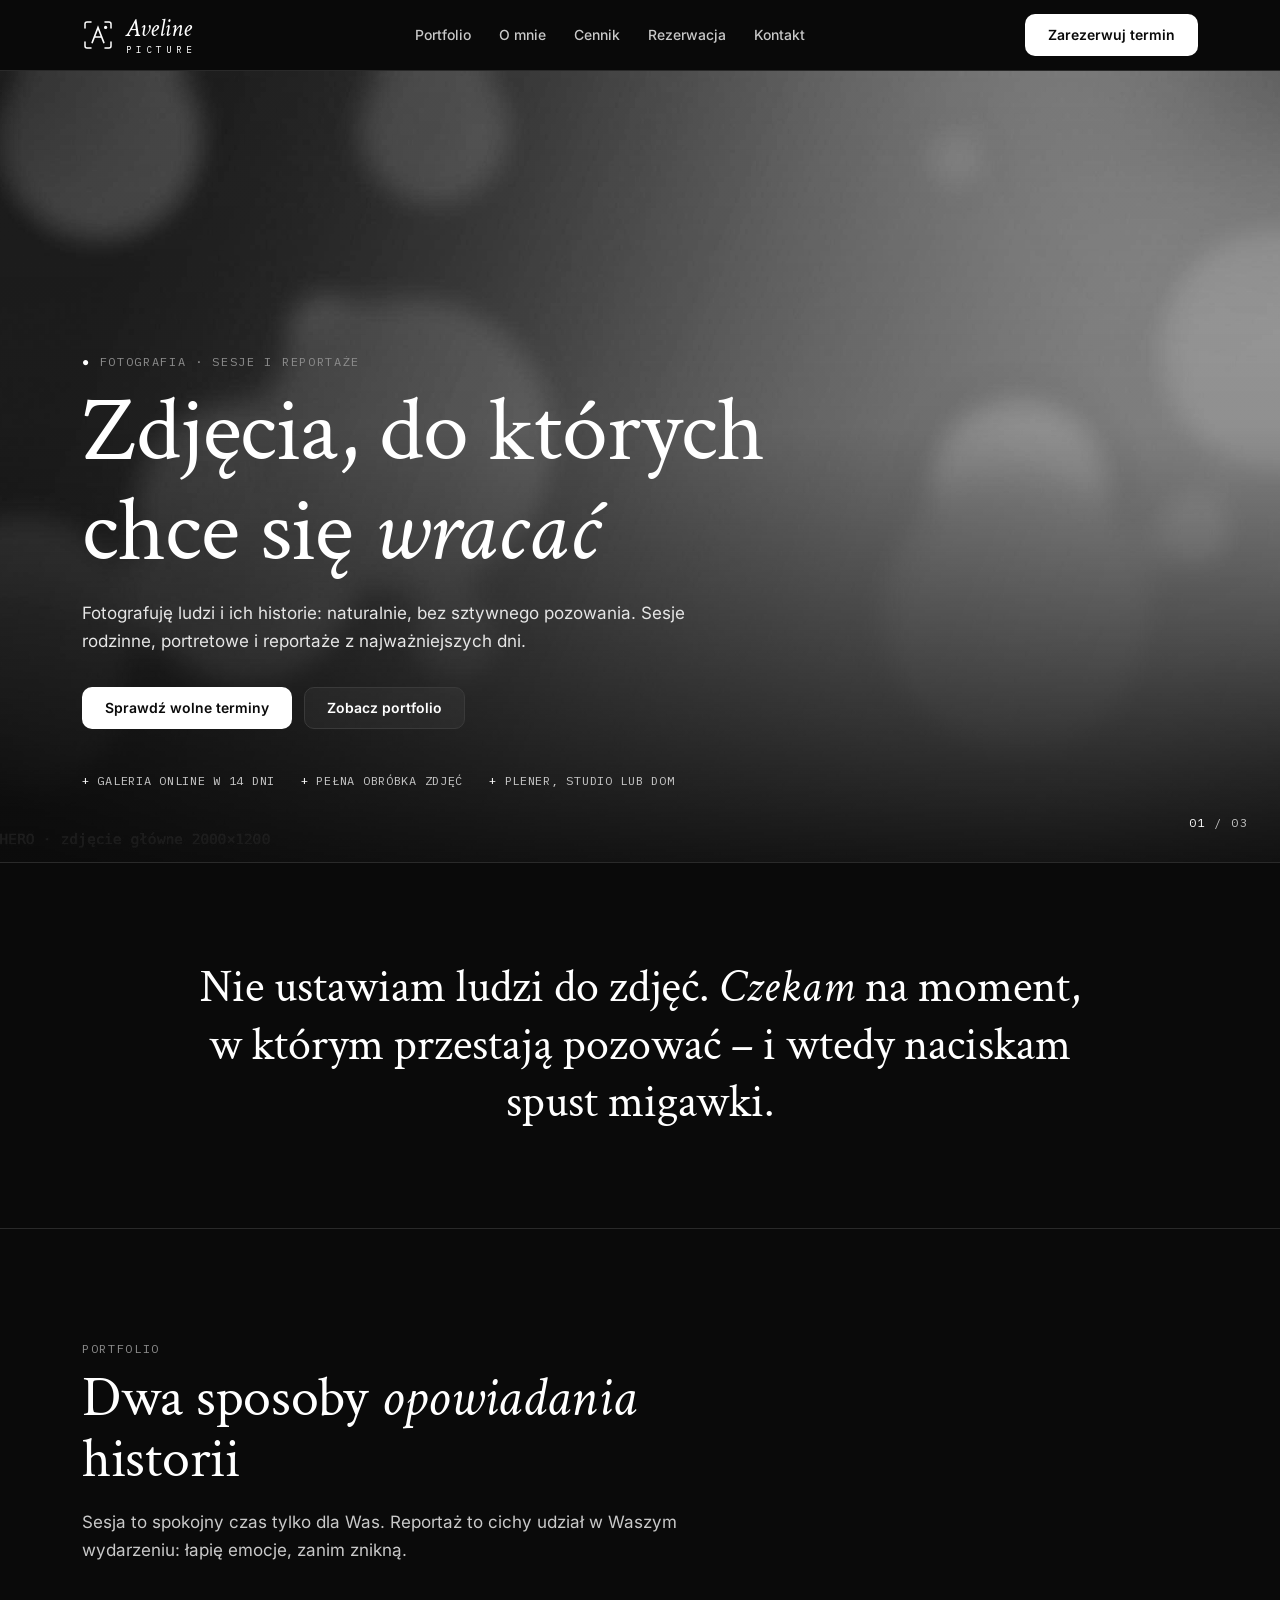
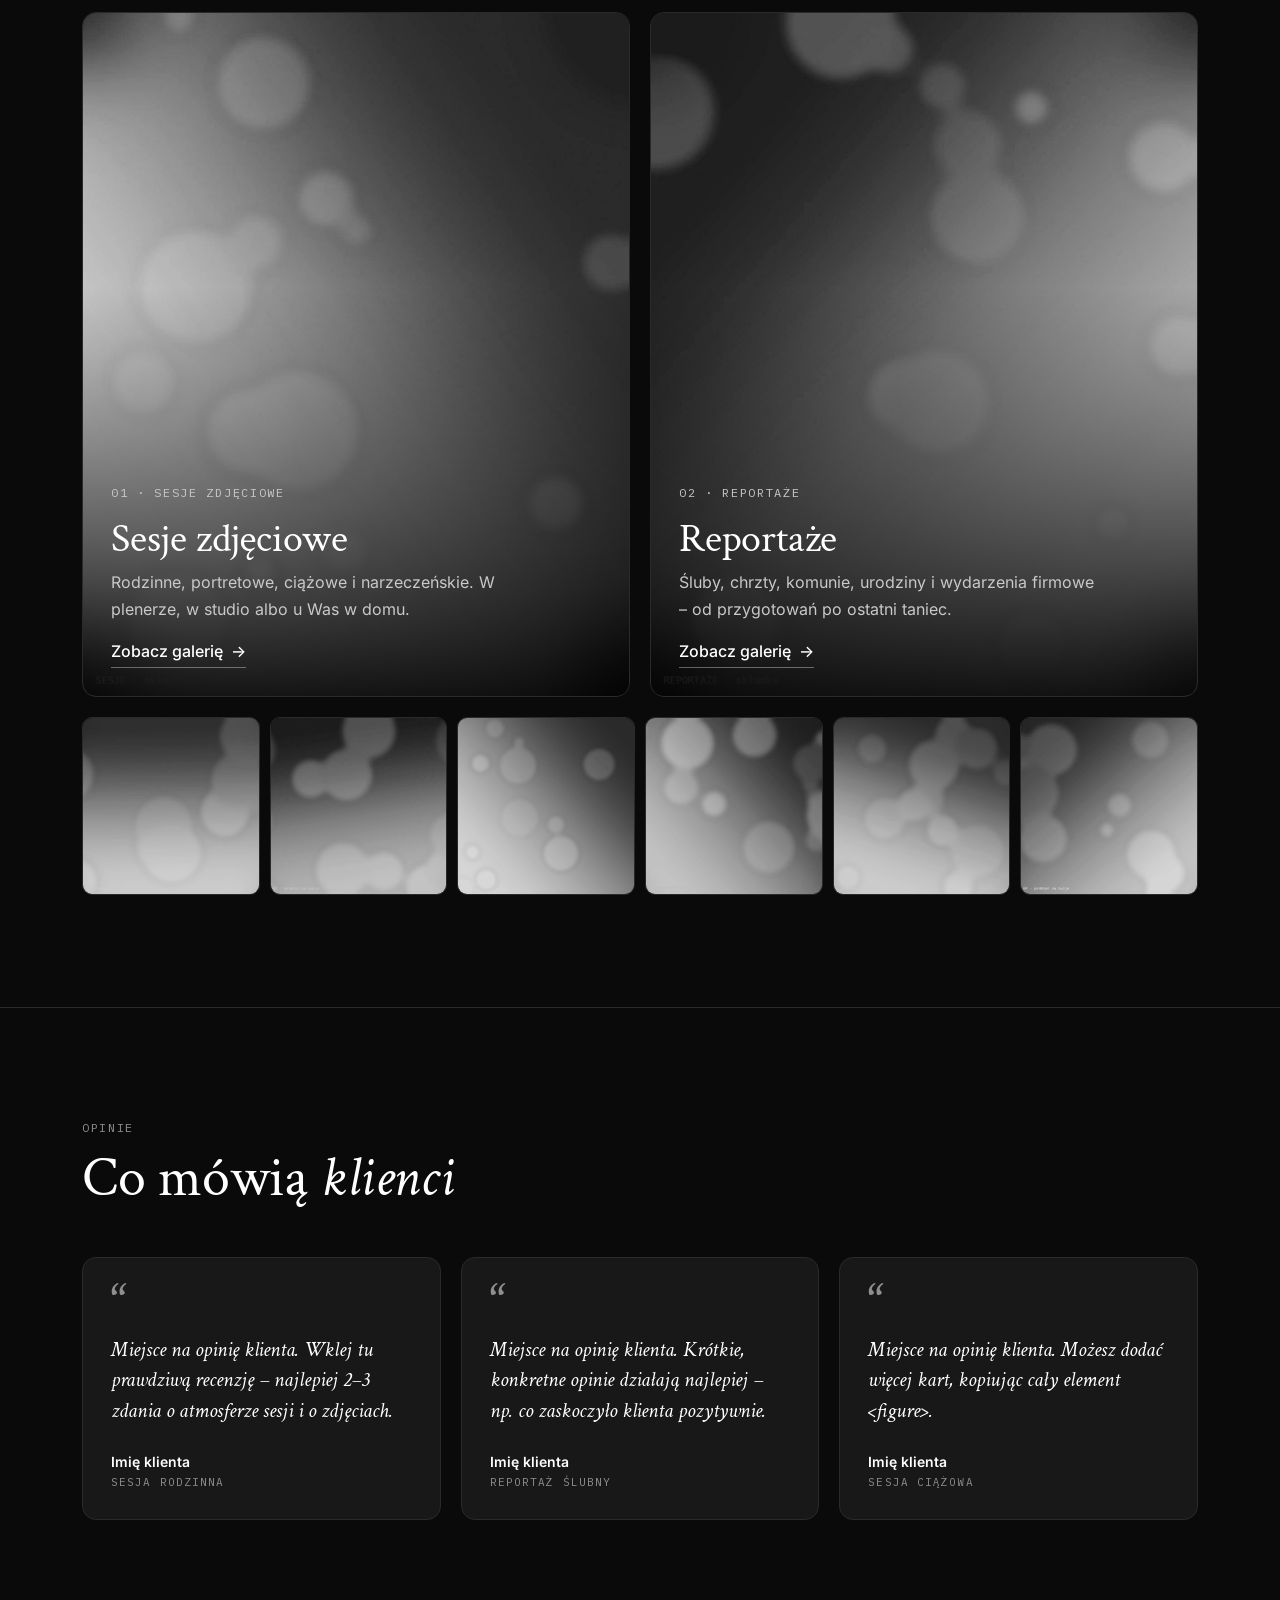
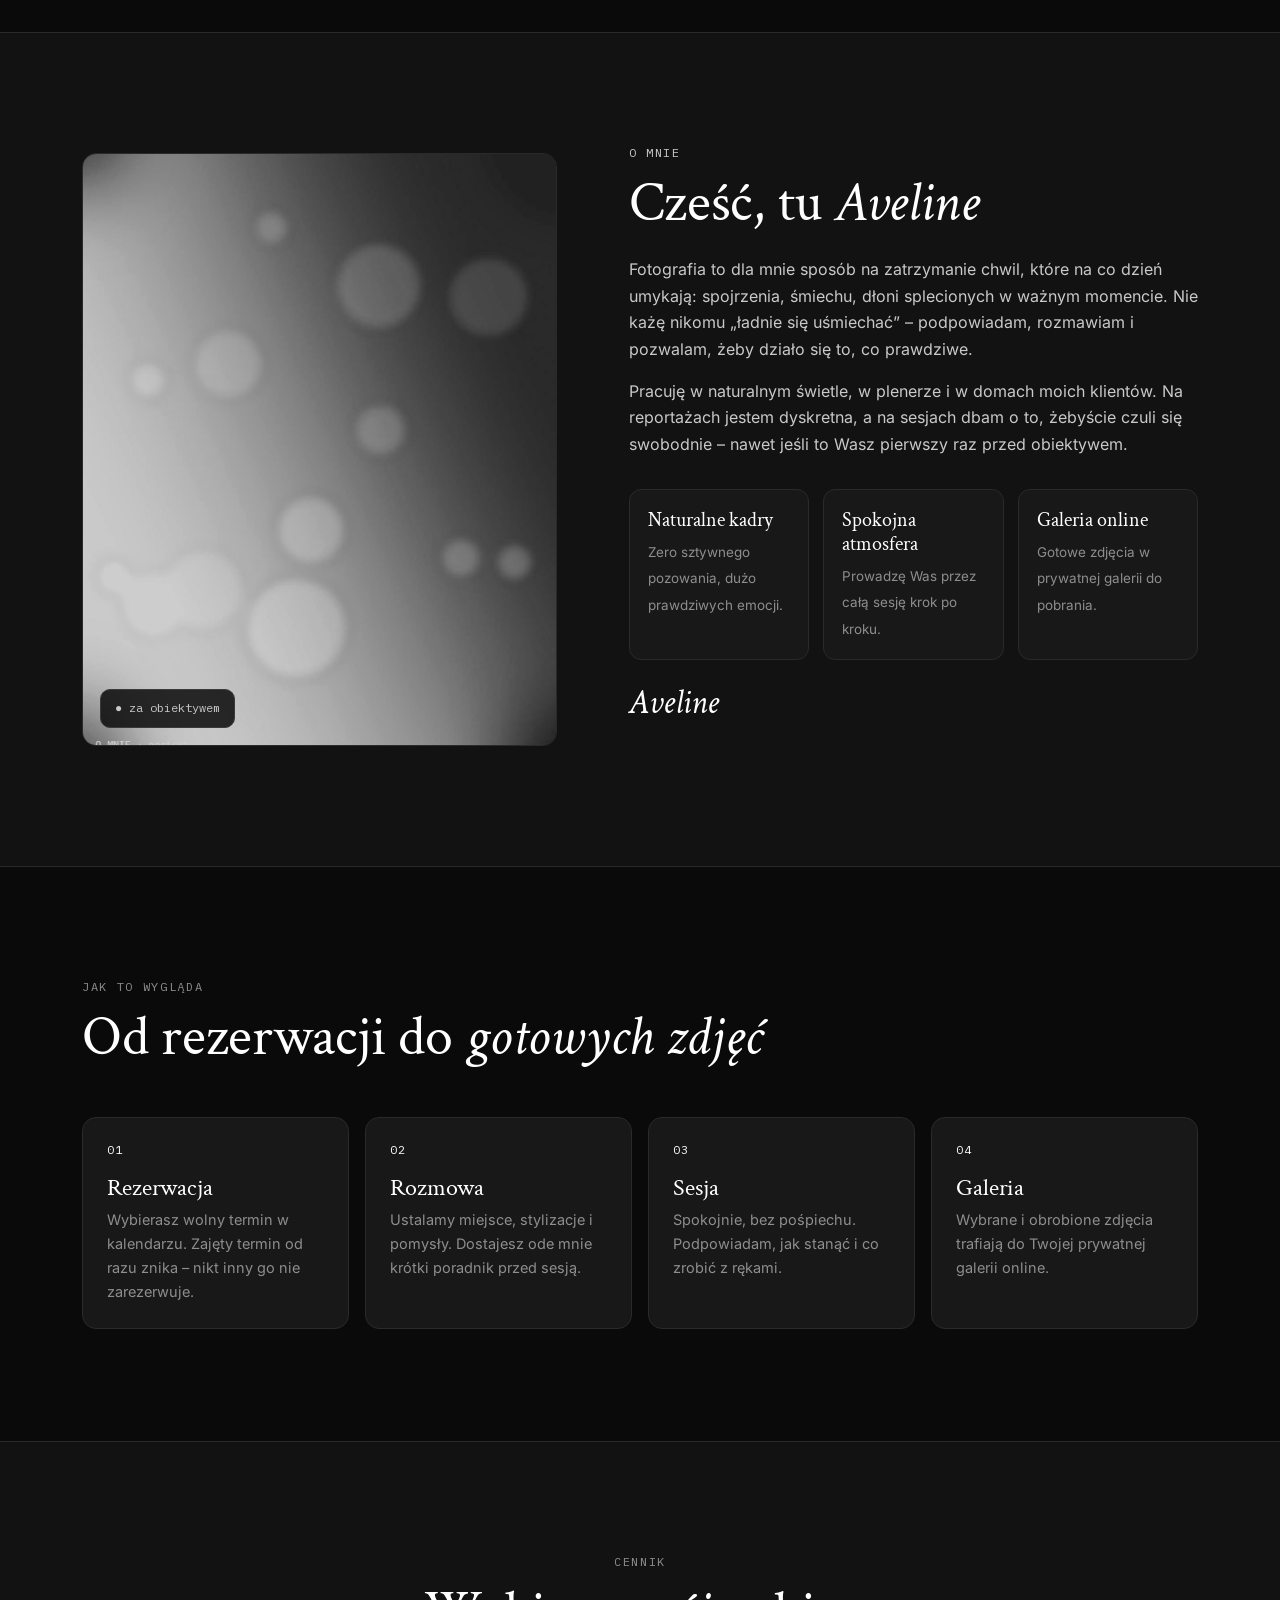
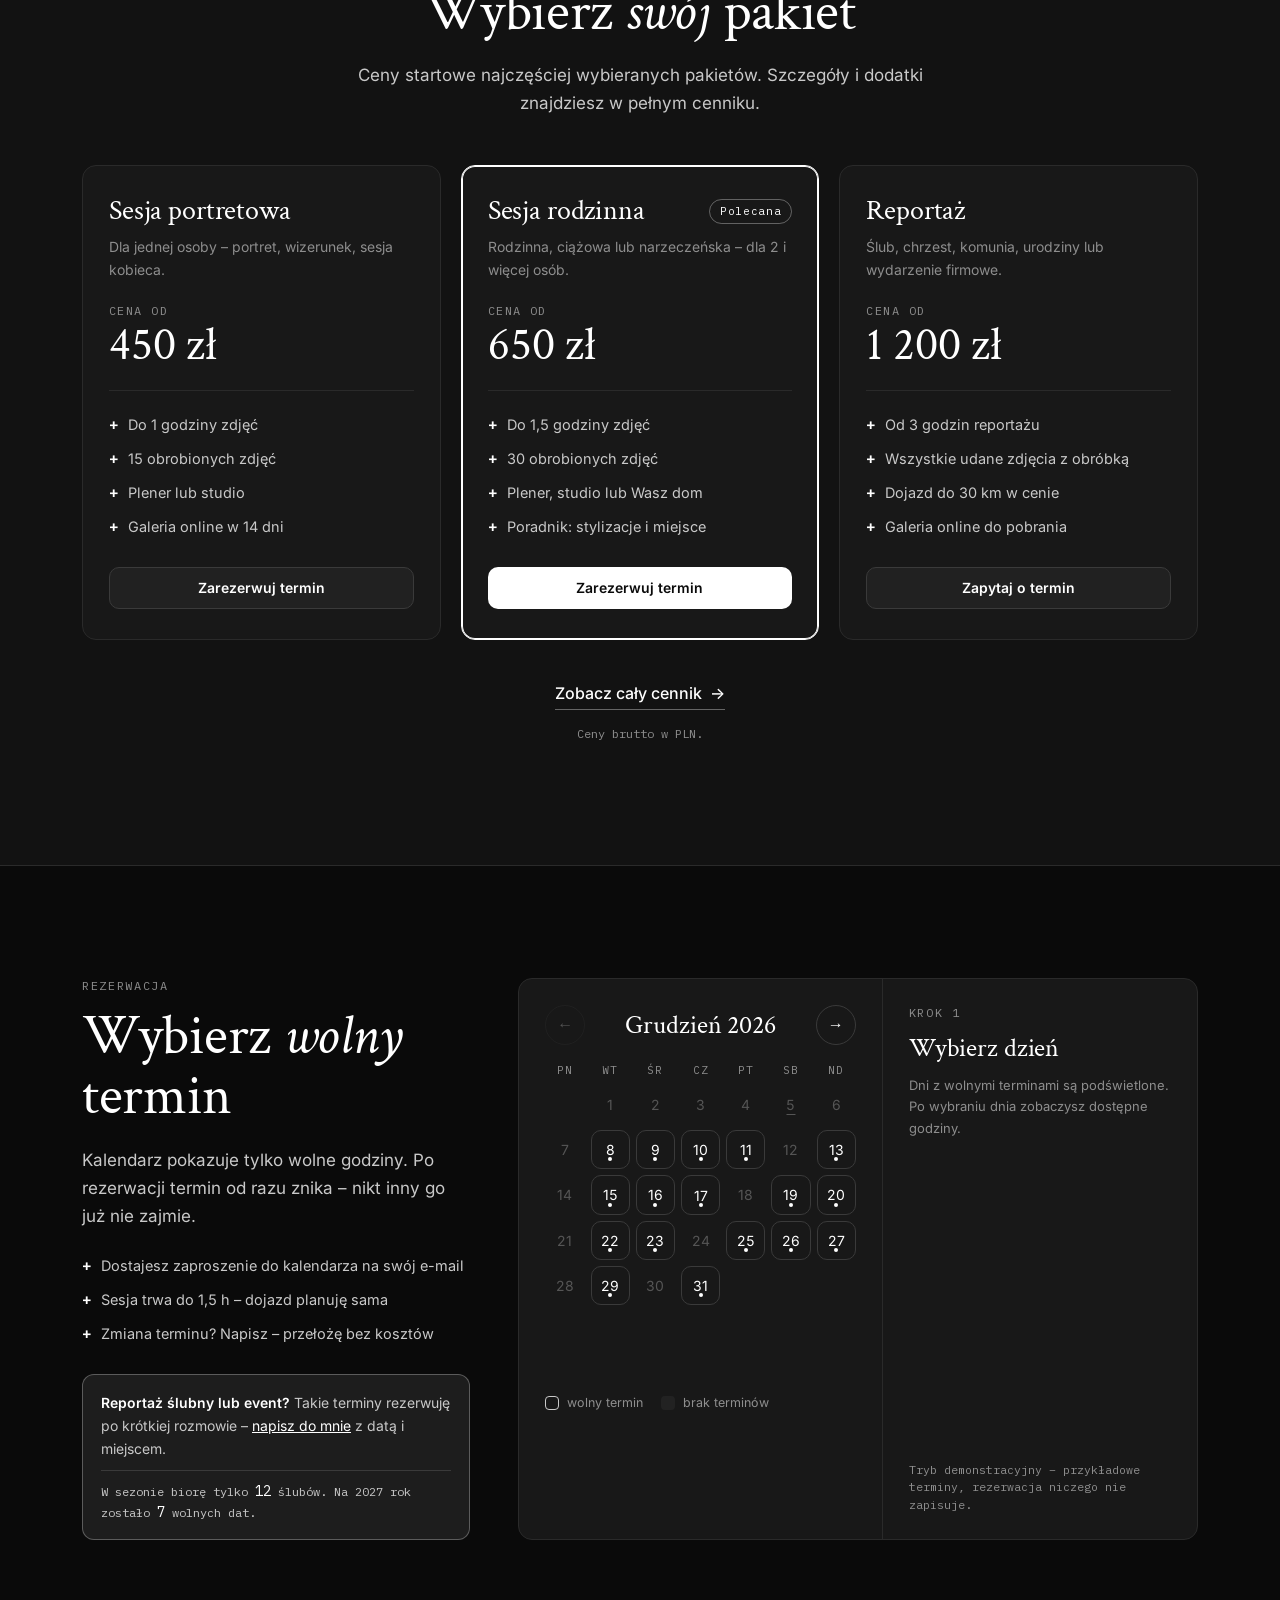
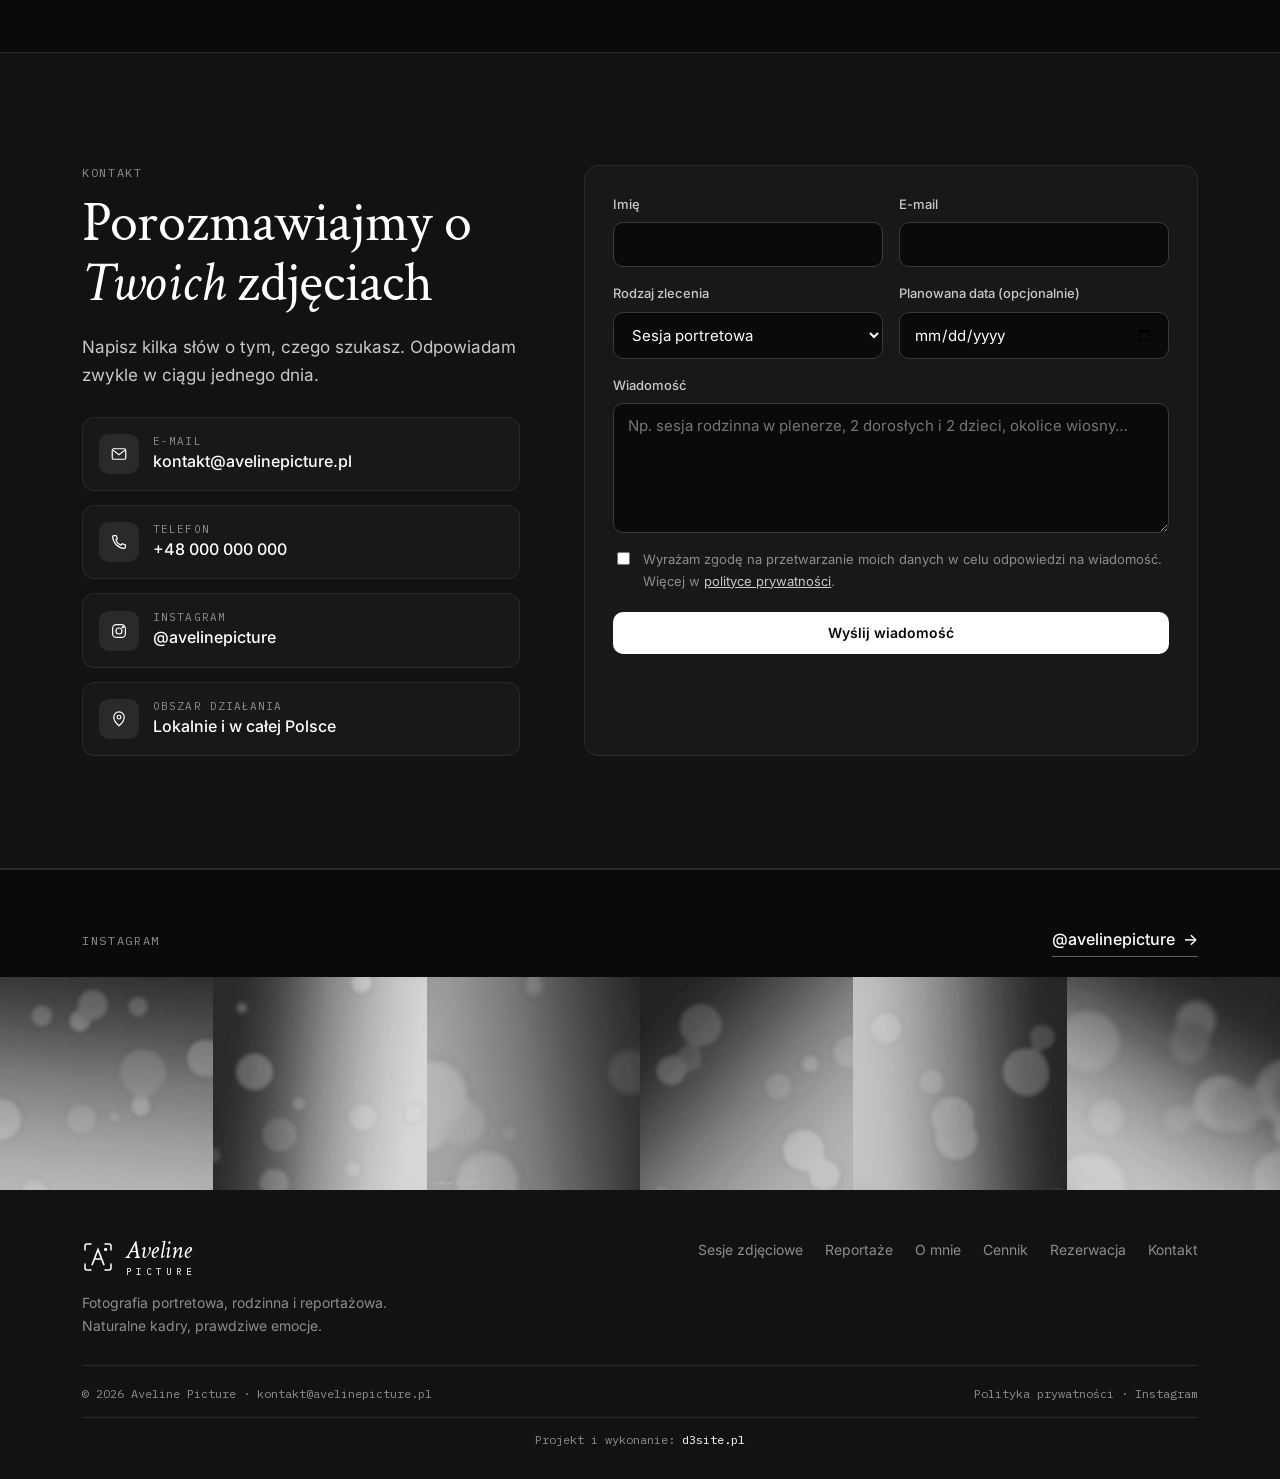
<file: index.html>
<!DOCTYPE html>
<html lang="pl">
<head>
    <meta charset="UTF-8">
    <meta name="viewport" content="width=device-width, initial-scale=1.0">
    <title>Aveline Picture — fotograf: sesje zdjęciowe i reportaże</title>
    <meta name="description" content="Aveline Picture – sesje rodzinne, portretowe, ciążowe i narzeczeńskie oraz reportaże ślubne i okolicznościowe. Sprawdź wolne terminy i zarezerwuj online.">
    <link rel="canonical" href="https://avelinepicture.pl/">
    <meta name="robots" content="index, follow">
    <meta name="theme-color" content="#0A0A0A">
    <link rel="icon" type="image/svg+xml" href="favicon.svg">

    <!-- Podgląd linku (Facebook, Instagram, Messenger, WhatsApp) -->
    <meta property="og:type" content="website">
    <meta property="og:locale" content="pl_PL">
    <meta property="og:site_name" content="Aveline Picture">
    <meta property="og:url" content="https://avelinepicture.pl/">
    <meta property="og:title" content="Aveline Picture — fotograf: sesje zdjęciowe i reportaże">
    <meta property="og:description" content="Aveline Picture – sesje rodzinne, portretowe, ciążowe i narzeczeńskie oraz reportaże ślubne i okolicznościowe. Sprawdź wolne terminy i zarezerwuj online.">
    <meta property="og:image" content="https://avelinepicture.pl/img/og-image.jpg">
    <meta property="og:image:width" content="1200">
    <meta property="og:image:height" content="630">
    <meta name="twitter:card" content="summary_large_image">

    <!-- Czcionki i style z własnego serwera (bez Google Fonts i CDN – szybciej i zgodnie z RODO) -->
    <link rel="preload" href="fonts/inter-400.woff2" as="font" type="font/woff2" crossorigin>
    <link rel="preload" href="fonts/crimson-400.woff" as="font" type="font/woff" crossorigin>
    <link rel="stylesheet" href="css/site.css?v=20261124">
    <script type="application/ld+json">
    {
      "@context": "https://schema.org",
      "@type": "ProfessionalService",
      "name": "Aveline Picture",
      "description": "Fotograf – sesje zdjęciowe (rodzinne, portretowe, ciążowe, narzeczeńskie) oraz reportaże ślubne i okolicznościowe.",
      "url": "https://avelinepicture.pl/",
      "image": "https://avelinepicture.pl/img/og-image.jpg",
      "email": "kontakt@avelinepicture.pl",
      "telephone": "+48 000 000 000",
      "priceRange": "od 450 zł",
      "sameAs": ["https://instagram.com/avelinepicture"]
    }
    </script>
</head>
<body class="bw-photos">

    <!-- ===== NAGŁÓWEK ===== -->
    <header class="header">
        <div class="wrap">
            <a href="index.html" class="logo" aria-label="Aveline Picture – strona główna">
                <span class="logo-mark"><svg width="32" height="32" viewBox="0 0 32 32" fill="none" stroke="currentColor" stroke-linecap="round" aria-hidden="true"><path stroke-width="1.5" d="M3 9V5a2 2 0 0 1 2-2h4M23 3h4a2 2 0 0 1 2 2v4M29 23v4a2 2 0 0 1-2 2h-4M9 29H5a2 2 0 0 1-2-2v-4"/><path stroke-width="1.7" d="M10.2 23.5 16 8.5l5.8 15M12.4 18h7.2"/><circle cx="23.6" cy="8.4" r="1.6" fill="currentColor" stroke="none"/></svg></span>
                <span class="logo-text"><strong>Aveline</strong><span>PICTURE</span></span>
            </a>
            <nav class="nav" aria-label="Nawigacja główna"><a href="index.html#portfolio">Portfolio</a><a href="index.html#o-mnie">O mnie</a><a href="cennik.html">Cennik</a><a href="index.html#rezerwacja">Rezerwacja</a><a href="index.html#kontakt">Kontakt</a></nav>
            <a href="index.html#rezerwacja" class="btn btn-primary header-cta">Zarezerwuj termin</a>
            <button id="menu-btn" class="menu-btn" type="button" aria-label="Otwórz menu" aria-expanded="false" aria-controls="mobile-menu">
                <svg width="22" height="22" viewBox="0 0 24 24" fill="none" stroke="currentColor" stroke-width="1.6" aria-hidden="true"><path d="M4 7h16M4 12h16M4 17h16"/></svg>
            </button>
        </div>
        <div id="mobile-menu" class="mobile-menu"><a href="index.html#portfolio">Portfolio</a><a href="index.html#o-mnie">O mnie</a><a href="cennik.html">Cennik</a><a href="index.html#rezerwacja">Rezerwacja</a><a href="index.html#kontakt">Kontakt</a><a href="index.html#rezerwacja" class="btn btn-primary btn-block">Zarezerwuj termin</a></div>
    </header>

    <main>
    <!-- ===== 1. HERO ===== -->
    <section class="hero">
        <div class="hero-img" id="hero-slides">
            <img src="img/hero.jpg" alt="Aveline Picture – zdjęcie główne" width="2000" height="1200" class="slide active" fetchpriority="high">
            <img src="img/hero-2.jpg" alt="Aveline Picture – kadr z sesji" width="2000" height="1200" loading="lazy" class="slide">
            <img src="img/hero-3.jpg" alt="Aveline Picture – kadr z reportażu" width="2000" height="1200" loading="lazy" class="slide">
        </div>
        <div class="hero-counter" aria-hidden="true"><span id="slide-no">01</span> / 03</div>
        <div class="wrap">
            <p class="eyebrow" data-edit="hero.nadtytul"><b>●</b> Fotografia · sesje i reportaże</p>
            <h1 data-edit="hero.tytul">Zdjęcia, do których<br>chce się <em>wracać</em></h1>
            <p class="lead" data-edit="hero.opis">Fotografuję ludzi i ich historie: naturalnie, bez sztywnego pozowania. Sesje rodzinne, portretowe i reportaże z najważniejszych dni.</p>
            <div class="hero-actions">
                <a href="#rezerwacja" class="btn btn-primary">Sprawdź wolne terminy</a>
                <a href="portfolio.html" class="btn btn-ghost">Zobacz portfolio</a>
            </div>
            <div class="hero-meta" data-edit="hero.atuty"><span>Galeria online w 14 dni</span><span>Pełna obróbka zdjęć</span><span>Plener, studio lub dom</span></div>
        </div>
    </section>

    <!-- ===== MANIFEST ===== -->
    <section class="manifest">
        <div class="wrap">
            <p class="manifest-text reveal" data-edit="manifest.tekst">Nie ustawiam ludzi do zdjęć. <em>Czekam</em> na moment, w którym przestają pozować – i wtedy naciskam spust migawki.</p>
        </div>
    </section>

    <!-- ===== 2. PORTFOLIO ===== -->
    <section id="portfolio" class="section">
        <div class="wrap">
            <div class="section-head reveal">
                <p class="eyebrow">Portfolio</p>
                <h2>Dwa sposoby <em>opowiadania</em> historii</h2>
                <p class="lead">Sesja to spokojny czas tylko dla Was. Reportaż to cichy udział w Waszym wydarzeniu: łapię emocje, zanim znikną.</p>
            </div>
            <div class="cat-grid">
                <a href="portfolio.html#sesje" class="cat-card reveal">
                    <img src="img/kafel-sesje.jpg" alt="Sesje zdjęciowe" width="1200" height="1500" loading="lazy">
                    <div class="cat-body">
                        <p class="eyebrow">01 · Sesje zdjęciowe</p>
                        <h3>Sesje zdjęciowe</h3>
                        <p data-edit="portfolio.sesje">Rodzinne, portretowe, ciążowe i narzeczeńskie. W plenerze, w studio albo u Was w domu.</p>
                        <span class="link-arrow">Zobacz galerię <span aria-hidden="true">→</span></span>
                    </div>
                </a>
                <a href="portfolio.html#reportaze" class="cat-card reveal">
                    <img src="img/kafel-reportaze.jpg" alt="Reportaże" width="1200" height="1500" loading="lazy">
                    <div class="cat-body">
                        <p class="eyebrow">02 · Reportaże</p>
                        <h3>Reportaże</h3>
                        <p data-edit="portfolio.reportaze">Śluby, chrzty, komunie, urodziny i wydarzenia firmowe – od przygotowań po ostatni taniec.</p>
                        <span class="link-arrow">Zobacz galerię <span aria-hidden="true">→</span></span>
                    </div>
                </a>
            </div>
            <div class="strip reveal"><a href="portfolio.html#sesje"><img src="img/sesje-02.jpg" alt="Zdjęcie z portfolio" width="1600" height="1067" loading="lazy"></a><a href="portfolio.html#reportaze"><img src="img/reportaze-01.jpg" alt="Zdjęcie z portfolio" width="1600" height="1067" loading="lazy"></a><a href="portfolio.html#sesje"><img src="img/sesje-05.jpg" alt="Zdjęcie z portfolio" width="1067" height="1600" loading="lazy"></a><a href="portfolio.html#reportaze"><img src="img/reportaze-06.jpg" alt="Zdjęcie z portfolio" width="1600" height="1067" loading="lazy"></a><a href="portfolio.html#sesje"><img src="img/sesje-08.jpg" alt="Zdjęcie z portfolio" width="1600" height="1067" loading="lazy"></a><a href="portfolio.html#reportaze"><img src="img/reportaze-04.jpg" alt="Zdjęcie z portfolio" width="1600" height="1067" loading="lazy"></a></div>
        </div>
    </section>

    <!-- ===== OPINIE =====
         Wklej tu PRAWDZIWE opinie klientów (np. z Google lub Facebooka, za ich zgodą).
         Nie publikuj wymyślonych opinii – to niezgodne z prawem konsumenckim. -->
    <section id="opinie" class="section">
        <div class="wrap">
            <div class="section-head reveal">
                <p class="eyebrow">Opinie</p>
                <h2>Co mówią <em>klienci</em></h2>
            </div>
            <div class="quotes reveal" data-edit="opinie.lista">
                <figure class="quote"><blockquote>Miejsce na opinię klienta. Wklej tu prawdziwą recenzję – najlepiej 2–3 zdania o atmosferze sesji i o zdjęciach.</blockquote><figcaption><strong>Imię klienta</strong><span>Sesja rodzinna</span></figcaption></figure>
                <figure class="quote"><blockquote>Miejsce na opinię klienta. Krótkie, konkretne opinie działają najlepiej – np. co zaskoczyło klienta pozytywnie.</blockquote><figcaption><strong>Imię klienta</strong><span>Reportaż ślubny</span></figcaption></figure>
                <figure class="quote"><blockquote>Miejsce na opinię klienta. Możesz dodać więcej kart, kopiując cały element &lt;figure&gt;.</blockquote><figcaption><strong>Imię klienta</strong><span>Sesja ciążowa</span></figcaption></figure>
            </div>
        </div>
    </section>

    <!-- ===== 3. O MNIE ===== -->
    <section id="o-mnie" class="section alt">
        <div class="wrap about">
            <div class="about-photo reveal">
                <img src="img/o-mnie.jpg" alt="Portret fotografki Aveline Picture" width="1067" height="1400" loading="lazy">
                <span class="tag">● za obiektywem</span>
            </div>
            <div class="reveal">
                <p class="eyebrow">O mnie</p>
                <h2>Cześć, tu <em>Aveline</em></h2>
                <div data-edit="o-mnie.tekst">
                    <p style="margin-top:22px">Fotografia to dla mnie sposób na zatrzymanie chwil, które na co dzień umykają: spojrzenia, śmiechu, dłoni splecionych w ważnym momencie. Nie każę nikomu „ładnie się uśmiechać” – podpowiadam, rozmawiam i pozwalam, żeby działo się to, co prawdziwe.</p>
                    <p>Pracuję w naturalnym świetle, w plenerze i w domach moich klientów. Na reportażach jestem dyskretna, a na sesjach dbam o to, żebyście czuli się swobodnie – nawet jeśli to Wasz pierwszy raz przed obiektywem.</p>
                </div>
                <div class="values">
                    <div class="value"><strong>Naturalne kadry</strong><span>Zero sztywnego pozowania, dużo prawdziwych emocji.</span></div>
                    <div class="value"><strong>Spokojna atmosfera</strong><span>Prowadzę Was przez całą sesję krok po kroku.</span></div>
                    <div class="value"><strong>Galeria online</strong><span>Gotowe zdjęcia w prywatnej galerii do pobrania.</span></div>
                </div>
                <p class="signature">Aveline</p>
            </div>
        </div>
    </section>

    <!-- ===== 4. JAK TO WYGLĄDA ===== -->
    <section class="section">
        <div class="wrap">
            <div class="section-head reveal">
                <p class="eyebrow">Jak to wygląda</p>
                <h2>Od rezerwacji do <em>gotowych zdjęć</em></h2>
            </div>
            <div class="steps reveal">
                <div class="step"><h3>Rezerwacja</h3><p>Wybierasz wolny termin w kalendarzu. Zajęty termin od razu znika – nikt inny go nie zarezerwuje.</p></div>
                <div class="step"><h3>Rozmowa</h3><p>Ustalamy miejsce, stylizacje i pomysły. Dostajesz ode mnie krótki poradnik przed sesją.</p></div>
                <div class="step"><h3>Sesja</h3><p>Spokojnie, bez pośpiechu. Podpowiadam, jak stanąć i co zrobić z rękami.</p></div>
                <div class="step"><h3>Galeria</h3><p>Wybrane i obrobione zdjęcia trafiają do Twojej prywatnej galerii online.</p></div>
            </div>
        </div>
    </section>

    <!-- ===== 5. CENNIK (skrót) ===== -->
    <section id="cennik" class="section alt">
        <div class="wrap">
            <div class="section-head center reveal">
                <p class="eyebrow">Cennik</p>
                <h2>Wybierz <em>swój</em> pakiet</h2>
                <p class="lead">Ceny startowe najczęściej wybieranych pakietów. Szczegóły i dodatki znajdziesz w pełnym cenniku.</p>
            </div>
            <div class="price-grid">
                <div class="price-card reveal">
                    <h3>Sesja portretowa</h3>
                    <p class="desc">Dla jednej osoby – portret, wizerunek, sesja kobieca.</p>
                    <div class="price"><span class="from">cena od</span><span class="amount" data-edit="cennik.portret.cena">450 zł</span></div>
                    <ul class="list">
                        <li>Do 1 godziny zdjęć</li>
                        <li>15 obrobionych zdjęć</li>
                        <li>Plener lub studio</li>
                        <li>Galeria online w 14 dni</li>
                    </ul>
                    <a href="#rezerwacja" class="btn btn-ghost btn-block" data-package="Sesja portretowa">Zarezerwuj termin</a>
                </div>
                <div class="price-card featured reveal">
                    <div class="price-top"><h3>Sesja rodzinna</h3><span class="badge">Polecana</span></div>
                    <p class="desc">Rodzinna, ciążowa lub narzeczeńska – dla 2 i więcej osób.</p>
                    <div class="price"><span class="from">cena od</span><span class="amount" data-edit="cennik.rodzinna.cena">650 zł</span></div>
                    <ul class="list">
                        <li>Do 1,5 godziny zdjęć</li>
                        <li>30 obrobionych zdjęć</li>
                        <li>Plener, studio lub Wasz dom</li>
                        <li>Poradnik: stylizacje i miejsce</li>
                    </ul>
                    <a href="#rezerwacja" class="btn btn-primary btn-block" data-package="Sesja rodzinna">Zarezerwuj termin</a>
                </div>
                <div class="price-card reveal">
                    <h3>Reportaż</h3>
                    <p class="desc">Ślub, chrzest, komunia, urodziny lub wydarzenie firmowe.</p>
                    <div class="price"><span class="from">cena od</span><span class="amount" data-edit="cennik.reportaz.cena">1 200 zł</span></div>
                    <ul class="list">
                        <li>Od 3 godzin reportażu</li>
                        <li>Wszystkie udane zdjęcia z obróbką</li>
                        <li>Dojazd do 30 km w cenie</li>
                        <li>Galeria online do pobrania</li>
                    </ul>
                    <a href="#kontakt" class="btn btn-ghost btn-block" data-package="Reportaż">Zapytaj o termin</a>
                </div>
            </div>
            <div class="price-more reveal"><a href="cennik.html" class="link-arrow">Zobacz cały cennik <span aria-hidden="true">→</span></a></div>
            <p class="price-note">Ceny brutto w PLN.</p>
        </div>
    </section>

    <!-- ===== 6. REZERWACJA (Kalendarz Google) ===== -->
    <section id="rezerwacja" class="section">
        <div class="wrap booking">
            <div class="booking-info reveal">
                <p class="eyebrow">Rezerwacja</p>
                <h2>Wybierz <em>wolny</em> termin</h2>
                <p class="lead">Kalendarz pokazuje tylko wolne godziny. Po rezerwacji termin od razu znika – nikt inny go już nie zajmie.</p>
                <ul class="list">
                    <li>Dostajesz zaproszenie do kalendarza na swój e-mail</li>
                    <li>Sesja trwa do 1,5 h – dojazd planuję sama</li>
                    <li>Zmiana terminu? Napisz – przełożę bez kosztów</li>
                </ul>
                <div class="alert"><strong>Reportaż ślubny lub event?</strong> Takie terminy rezerwuję po krótkiej rozmowie – <a href="#kontakt" style="color:var(--brand-light)">napisz do mnie</a> z datą i miejscem.
                    <span class="seats" data-edit="rezerwacja.limit">W sezonie biorę tylko <b>12</b> ślubów. Na 2027 rok zostało <b>7</b> wolnych dat.</span></div>
            </div>
            <!-- Własny kalendarz rezerwacji. Adres skryptu Google (…/exec) wklej w data-api-url.
                 Puste data-api-url = tryb demonstracyjny (przykładowe terminy, nic się nie zapisuje). -->
            <div id="booker" class="booker reveal" data-api-url="" aria-live="polite">
                <div class="bk-cal">
                    <div class="bk-head">
                        <button type="button" class="bk-nav" id="bk-prev" aria-label="Poprzedni miesiąc">←</button>
                        <h3 id="bk-month">Kalendarz</h3>
                        <button type="button" class="bk-nav" id="bk-next" aria-label="Następny miesiąc">→</button>
                    </div>
                    <div class="bk-week" aria-hidden="true"><span>pn</span><span>wt</span><span>śr</span><span>cz</span><span>pt</span><span>sb</span><span>nd</span></div>
                    <div class="bk-grid" id="bk-grid"><p class="bk-loading">Wczytuję wolne terminy…</p></div>
                    <div class="bk-legend"><span><i class="lg-free"></i>wolny termin</span><span><i class="lg-none"></i>brak terminów</span></div>
                </div>
                <div class="bk-side">
                    <div id="bk-slots" class="bk-step">
                        <p class="eyebrow">Krok 1</p>
                        <h3>Wybierz dzień</h3>
                        <p class="muted small">Dni z wolnymi terminami są podświetlone. Po wybraniu dnia zobaczysz dostępne godziny.</p>
                    </div>
                    <form id="bk-form" class="bk-step" hidden novalidate>
                        <p class="eyebrow">Krok 3</p>
                        <div class="bk-chosen"><span id="bk-chosen-text"></span><button type="button" id="bk-change" class="bk-link">zmień</button></div>
                        <div class="field"><label for="bk-name">Imię i nazwisko</label><input id="bk-name" name="name" required autocomplete="name"></div>
                        <div class="row two">
                            <div class="field"><label for="bk-email">E-mail</label><input id="bk-email" name="email" type="email" required autocomplete="email"></div>
                            <div class="field"><label for="bk-phone">Telefon</label><input id="bk-phone" name="phone" type="tel" autocomplete="tel"></div>
                        </div>
                        <div class="field"><label for="bk-type">Rodzaj sesji</label>
                            <select id="bk-type" name="type"><option>Sesja portretowa</option><option selected>Sesja rodzinna</option><option>Sesja ciążowa</option><option>Sesja narzeczeńska</option><option>Sesja biznesowa</option><option>Mini sesja</option></select>
                        </div>
                        <div class="field"><label for="bk-place">Miejsce sesji</label><input id="bk-place" name="place" placeholder="np. park, Wasz dom, studio – miejscowość"></div>
                        <div class="field"><label for="bk-msg">Wiadomość (opcjonalnie)</label><textarea id="bk-msg" name="message" rows="3" style="min-height:80px"></textarea></div>
                        <input class="hp" type="text" name="website" tabindex="-1" autocomplete="off" aria-hidden="true">
                        <label class="check"><input type="checkbox" name="consent" required> <span>Zgadzam się na przetwarzanie danych w celu rezerwacji. <a href="polityka-prywatnosci.html">Polityka prywatności</a>.</span></label>
                        <button type="submit" class="btn btn-primary btn-block">Rezerwuję termin</button>
                        <p id="bk-msg-out" class="form-msg" role="status"></p>
                    </form>
                    <div id="bk-done" class="bk-step bk-done" hidden>
                        <div class="bk-check" aria-hidden="true">✓</div>
                        <h3>Termin zarezerwowany</h3>
                        <p id="bk-done-text" class="muted"></p>
                        <button type="button" id="bk-again" class="btn btn-ghost" style="margin-top:12px">Zarezerwuj kolejny termin</button>
                    </div>
                    <p id="bk-demo" class="bk-demo" hidden>Tryb demonstracyjny – przykładowe terminy, rezerwacja niczego nie zapisuje.</p>
                </div>
            </div>
        </div>
    </section>

    <!-- ===== 7. KONTAKT ===== -->
    <section id="kontakt" class="section alt">
        <div class="wrap contact">
            <div class="reveal">
                <p class="eyebrow">Kontakt</p>
                <h2>Porozmawiajmy o <em>Twoich</em> zdjęciach</h2>
                <p class="lead">Napisz kilka słów o tym, czego szukasz. Odpowiadam zwykle w ciągu jednego dnia.</p>
                <div class="contact-items">
                    <a class="contact-item" href="mailto:kontakt@avelinepicture.pl"><span class="ic"><svg width="18" height="18" viewBox="0 0 24 24" fill="none" stroke="currentColor" stroke-width="1.6" aria-hidden="true"><rect x="3" y="5" width="18" height="14" rx="2"/><path d="m3.5 6.5 8.5 6.5 8.5-6.5"/></svg></span><div><small>E-mail</small><span data-edit="kontakt.email">kontakt@avelinepicture.pl</span></div></a>
                    <a class="contact-item" href="tel:+48000000000"><span class="ic"><svg width="18" height="18" viewBox="0 0 24 24" fill="none" stroke="currentColor" stroke-width="1.6" aria-hidden="true"><path d="M5 3.5h3.2l1.6 4.3-2 1.4a11 11 0 0 0 7 7l1.4-2 4.3 1.6V19a1.5 1.5 0 0 1-1.6 1.5A16.5 16.5 0 0 1 3.5 5.1 1.5 1.5 0 0 1 5 3.5Z"/></svg></span><div><small>Telefon</small><span data-edit="kontakt.telefon">+48 000 000 000</span></div></a>
                    <a class="contact-item" href="https://instagram.com/avelinepicture" target="_blank" rel="noopener"><span class="ic"><svg width="18" height="18" viewBox="0 0 24 24" fill="none" stroke="currentColor" stroke-width="1.6" aria-hidden="true"><rect x="3.5" y="3.5" width="17" height="17" rx="5"/><circle cx="12" cy="12" r="4"/><circle cx="17.2" cy="6.8" r=".8" fill="currentColor"/></svg></span><div><small>Instagram</small><span>@avelinepicture</span></div></a>
                    <div class="contact-item"><span class="ic"><svg width="18" height="18" viewBox="0 0 24 24" fill="none" stroke="currentColor" stroke-width="1.6" aria-hidden="true"><path d="M12 21s-7-6.1-7-11.5a7 7 0 0 1 14 0C19 14.9 12 21 12 21Z"/><circle cx="12" cy="9.5" r="2.5"/></svg></span><div><small>Obszar działania</small><span data-edit="kontakt.obszar">Lokalnie i w całej Polsce</span></div></div>
                </div>
            </div>
            <form id="contact-form" class="card reveal" action="send.php" method="post" novalidate>
                <div class="row two">
                    <div class="field"><label for="f-name">Imię</label><input id="f-name" name="name" required autocomplete="name"></div>
                    <div class="field"><label for="f-email">E-mail</label><input id="f-email" name="email" type="email" required autocomplete="email"></div>
                </div>
                <div class="row two">
                    <div class="field"><label for="f-type">Rodzaj zlecenia</label>
                        <select id="f-type" name="type">
                            <option>Sesja portretowa</option><option>Sesja rodzinna</option><option>Sesja ciążowa</option><option>Sesja narzeczeńska</option>
                            <option>Reportaż</option><option>Reportaż ślubny</option><option>Event firmowy</option><option>Inne</option>
                        </select>
                    </div>
                    <div class="field"><label for="f-date">Planowana data (opcjonalnie)</label><input id="f-date" name="date" type="date"></div>
                </div>
                <div class="field"><label for="f-msg">Wiadomość</label><textarea id="f-msg" name="message" required placeholder="Np. sesja rodzinna w plenerze, 2 dorosłych i 2 dzieci, okolice wiosny…"></textarea></div>
                <input class="hp" type="text" name="website" tabindex="-1" autocomplete="off" aria-hidden="true">
                <label class="check"><input type="checkbox" name="consent" required> <span>Wyrażam zgodę na przetwarzanie moich danych w celu odpowiedzi na wiadomość. Więcej w <a href="polityka-prywatnosci.html">polityce prywatności</a>.</span></label>
                <button type="submit" class="btn btn-primary btn-block">Wyślij wiadomość</button>
                <p id="form-msg" class="form-msg" role="status" aria-live="polite"></p>
            </form>
        </div>
    </section>
    </main>

    <!-- ===== INSTAGRAM ===== -->
    <section class="insta">
        <div class="wrap insta-head">
            <p class="eyebrow">Instagram</p>
            <a href="https://instagram.com/avelinepicture" target="_blank" rel="noopener" class="link-arrow">@avelinepicture <span aria-hidden="true">→</span></a>
        </div>
        <div class="insta-grid"><a href="https://instagram.com/avelinepicture" target="_blank" rel="noopener" aria-label="Zobacz na Instagramie"><img src="img/sesje-03.jpg" alt="" width="1067" height="1600" loading="lazy"></a><a href="https://instagram.com/avelinepicture" target="_blank" rel="noopener" aria-label="Zobacz na Instagramie"><img src="img/reportaze-02.jpg" alt="" width="1067" height="1600" loading="lazy"></a><a href="https://instagram.com/avelinepicture" target="_blank" rel="noopener" aria-label="Zobacz na Instagramie"><img src="img/sesje-06.jpg" alt="" width="1600" height="1067" loading="lazy"></a><a href="https://instagram.com/avelinepicture" target="_blank" rel="noopener" aria-label="Zobacz na Instagramie"><img src="img/reportaze-07.jpg" alt="" width="1067" height="1600" loading="lazy"></a><a href="https://instagram.com/avelinepicture" target="_blank" rel="noopener" aria-label="Zobacz na Instagramie"><img src="img/sesje-09.jpg" alt="" width="1067" height="1600" loading="lazy"></a><a href="https://instagram.com/avelinepicture" target="_blank" rel="noopener" aria-label="Zobacz na Instagramie"><img src="img/reportaze-05.jpg" alt="" width="1600" height="1067" loading="lazy"></a></div>
    </section>

    <!-- ===== STOPKA ===== -->
    <footer class="footer">
        <div class="wrap">
            <div class="footer-top">
                <div>
                    <a href="index.html" class="logo"><span class="logo-mark"><svg width="32" height="32" viewBox="0 0 32 32" fill="none" stroke="currentColor" stroke-linecap="round" aria-hidden="true"><path stroke-width="1.5" d="M3 9V5a2 2 0 0 1 2-2h4M23 3h4a2 2 0 0 1 2 2v4M29 23v4a2 2 0 0 1-2 2h-4M9 29H5a2 2 0 0 1-2-2v-4"/><path stroke-width="1.7" d="M10.2 23.5 16 8.5l5.8 15M12.4 18h7.2"/><circle cx="23.6" cy="8.4" r="1.6" fill="currentColor" stroke="none"/></svg></span><span class="logo-text"><strong>Aveline</strong><span>PICTURE</span></span></a>
                    <p style="max-width:360px;margin:14px 0 0" data-edit="stopka.opis">Fotografia portretowa, rodzinna i reportażowa. Naturalne kadry, prawdziwe emocje.</p>
                </div>
                <nav aria-label="Linki w stopce">
                    <a href="portfolio.html#sesje">Sesje zdjęciowe</a>
                    <a href="portfolio.html#reportaze">Reportaże</a>
                    <a href="index.html#o-mnie">O mnie</a>
                    <a href="cennik.html">Cennik</a>
                    <a href="index.html#rezerwacja">Rezerwacja</a>
                    <a href="index.html#kontakt">Kontakt</a>
                </nav>
            </div>
            <div class="footer-bottom">
                <span>© <span data-year>2026</span> Aveline Picture · <a href="mailto:kontakt@avelinepicture.pl">kontakt@avelinepicture.pl</a></span>
                <span><a href="polityka-prywatnosci.html">Polityka prywatności</a> · <a href="https://instagram.com/avelinepicture" rel="noopener" target="_blank">Instagram</a></span>
                <span class="credit">Projekt i wykonanie: <a href="https://d3site.pl/" target="_blank" rel="noopener">d3site.pl</a></span>
            </div>
        </div>
    </footer>

    <script src="js/site.js?v=20261124" defer></script>
</body>
</html>
</file>
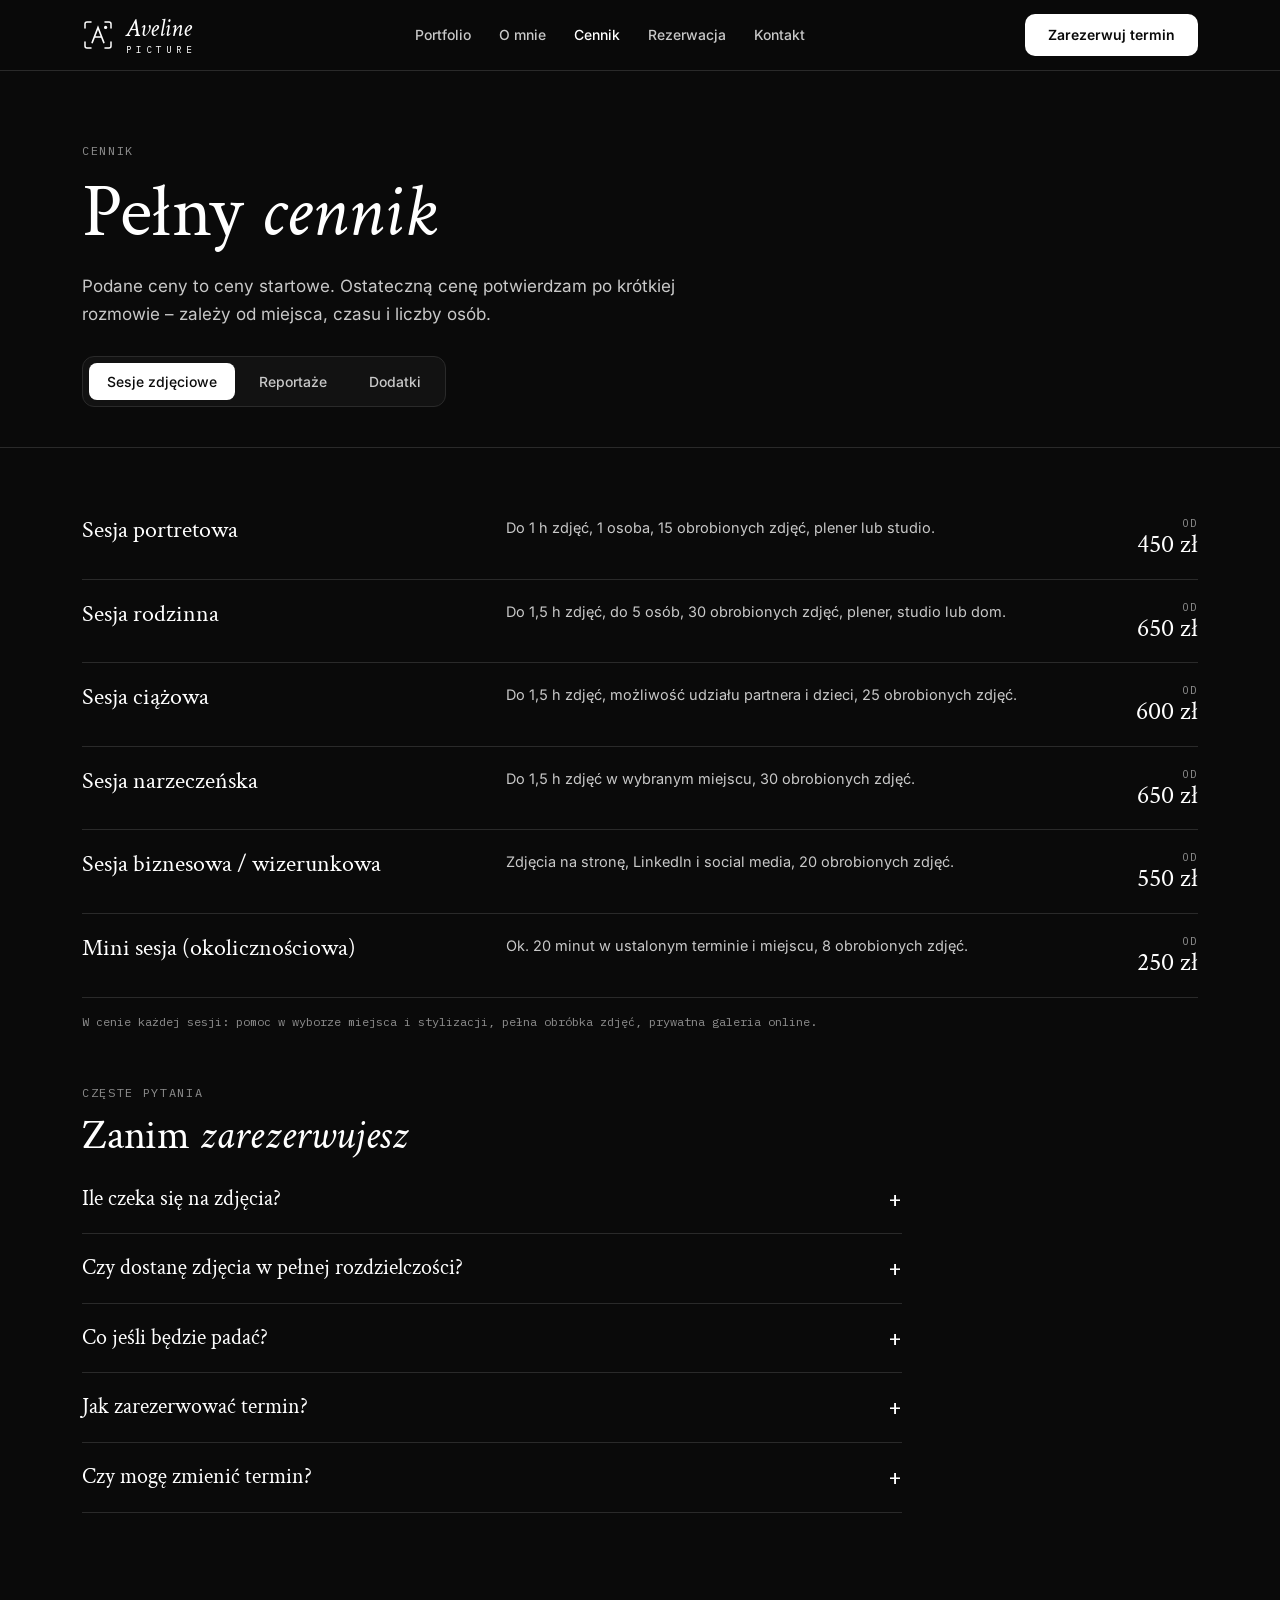
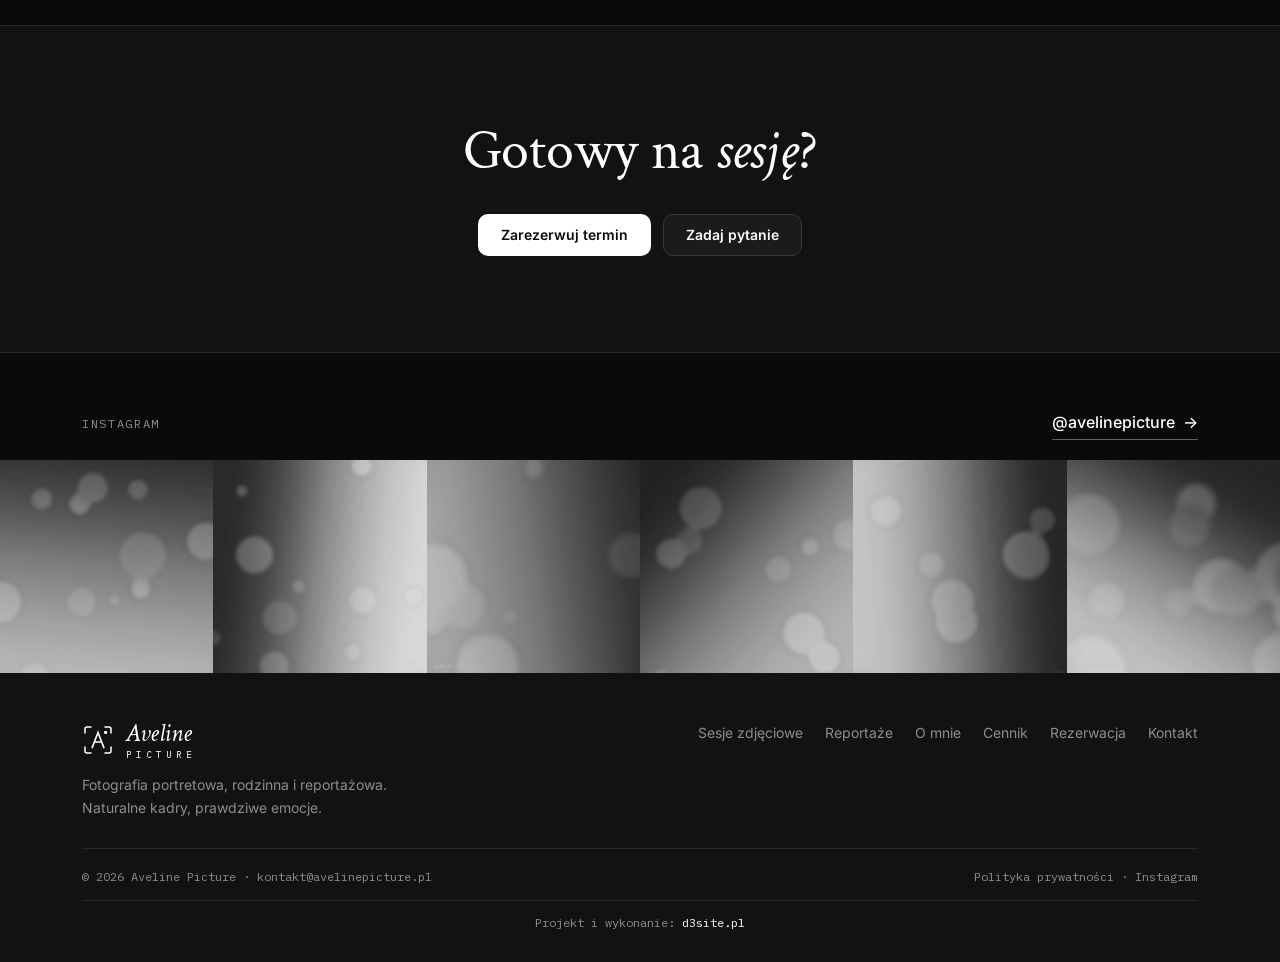
<file: cennik.html>
<!DOCTYPE html>
<html lang="pl">
<head>
    <meta charset="UTF-8">
    <meta name="viewport" content="width=device-width, initial-scale=1.0">
    <title>Cennik — sesje zdjęciowe i reportaże | Aveline Picture</title>
    <meta name="description" content="Pełny cennik Aveline Picture: sesje portretowe, rodzinne, ciążowe i narzeczeńskie, reportaże ślubne i okolicznościowe oraz dodatki.">
    <link rel="canonical" href="https://avelinepicture.pl/cennik.html">
    <meta name="robots" content="index, follow">
    <meta name="theme-color" content="#0A0A0A">
    <link rel="icon" type="image/svg+xml" href="favicon.svg">

    <!-- Podgląd linku (Facebook, Instagram, Messenger, WhatsApp) -->
    <meta property="og:type" content="website">
    <meta property="og:locale" content="pl_PL">
    <meta property="og:site_name" content="Aveline Picture">
    <meta property="og:url" content="https://avelinepicture.pl/cennik.html">
    <meta property="og:title" content="Cennik — sesje zdjęciowe i reportaże | Aveline Picture">
    <meta property="og:description" content="Pełny cennik Aveline Picture: sesje portretowe, rodzinne, ciążowe i narzeczeńskie, reportaże ślubne i okolicznościowe oraz dodatki.">
    <meta property="og:image" content="https://avelinepicture.pl/img/og-image.jpg">
    <meta property="og:image:width" content="1200">
    <meta property="og:image:height" content="630">
    <meta name="twitter:card" content="summary_large_image">

    <!-- Czcionki i style z własnego serwera (bez Google Fonts i CDN – szybciej i zgodnie z RODO) -->
    <link rel="preload" href="fonts/inter-400.woff2" as="font" type="font/woff2" crossorigin>
    <link rel="preload" href="fonts/crimson-400.woff" as="font" type="font/woff" crossorigin>
    <link rel="stylesheet" href="css/site.css?v=20261124">
</head>
<body class="bw-photos">

    <!-- ===== NAGŁÓWEK ===== -->
    <header class="header">
        <div class="wrap">
            <a href="index.html" class="logo" aria-label="Aveline Picture – strona główna">
                <span class="logo-mark"><svg width="32" height="32" viewBox="0 0 32 32" fill="none" stroke="currentColor" stroke-linecap="round" aria-hidden="true"><path stroke-width="1.5" d="M3 9V5a2 2 0 0 1 2-2h4M23 3h4a2 2 0 0 1 2 2v4M29 23v4a2 2 0 0 1-2 2h-4M9 29H5a2 2 0 0 1-2-2v-4"/><path stroke-width="1.7" d="M10.2 23.5 16 8.5l5.8 15M12.4 18h7.2"/><circle cx="23.6" cy="8.4" r="1.6" fill="currentColor" stroke="none"/></svg></span>
                <span class="logo-text"><strong>Aveline</strong><span>PICTURE</span></span>
            </a>
            <nav class="nav" aria-label="Nawigacja główna"><a href="index.html#portfolio">Portfolio</a><a href="index.html#o-mnie">O mnie</a><a href="cennik.html" aria-current="page">Cennik</a><a href="index.html#rezerwacja">Rezerwacja</a><a href="index.html#kontakt">Kontakt</a></nav>
            <a href="index.html#rezerwacja" class="btn btn-primary header-cta">Zarezerwuj termin</a>
            <button id="menu-btn" class="menu-btn" type="button" aria-label="Otwórz menu" aria-expanded="false" aria-controls="mobile-menu">
                <svg width="22" height="22" viewBox="0 0 24 24" fill="none" stroke="currentColor" stroke-width="1.6" aria-hidden="true"><path d="M4 7h16M4 12h16M4 17h16"/></svg>
            </button>
        </div>
        <div id="mobile-menu" class="mobile-menu"><a href="index.html#portfolio">Portfolio</a><a href="index.html#o-mnie">O mnie</a><a href="cennik.html">Cennik</a><a href="index.html#rezerwacja">Rezerwacja</a><a href="index.html#kontakt">Kontakt</a><a href="index.html#rezerwacja" class="btn btn-primary btn-block">Zarezerwuj termin</a></div>
    </header>

    <main>
    <section class="page-hero">
        <div class="wrap">
            <p class="eyebrow">Cennik</p>
            <h1 style="font-size:clamp(42px,6vw,76px)">Pełny <em>cennik</em></h1>
            <p class="lead">Podane ceny to ceny startowe. Ostateczną cenę potwierdzam po krótkiej rozmowie – zależy od miejsca, czasu i liczby osób.</p>
            <div style="margin-top:28px" class="tabs" role="tablist" aria-label="Kategorie cennika">
                <button class="tab" role="tab" type="button" aria-selected="true" aria-controls="sesje">Sesje zdjęciowe</button>
                <button class="tab" role="tab" type="button" aria-selected="false" aria-controls="reportaze">Reportaże</button>
                <button class="tab" role="tab" type="button" aria-selected="false" aria-controls="dodatki">Dodatki</button>
            </div>
        </div>
    </section>

    <section class="section" style="padding-top:40px">
        <div class="wrap">
            <div id="sesje" role="tabpanel" data-edit="cennik.sesje">
                <table class="price-table"><caption class="sr-only">Cennik sesji zdjęciowych</caption>
                    <tr><th>Sesja portretowa</th><td>Do 1 h zdjęć, 1 osoba, 15 obrobionych zdjęć, plener lub studio.</td><td class="p"><small>od</small>450 zł</td></tr>
                    <tr><th>Sesja rodzinna</th><td>Do 1,5 h zdjęć, do 5 osób, 30 obrobionych zdjęć, plener, studio lub dom.</td><td class="p"><small>od</small>650 zł</td></tr>
                    <tr><th>Sesja ciążowa</th><td>Do 1,5 h zdjęć, możliwość udziału partnera i dzieci, 25 obrobionych zdjęć.</td><td class="p"><small>od</small>600 zł</td></tr>
                    <tr><th>Sesja narzeczeńska</th><td>Do 1,5 h zdjęć w wybranym miejscu, 30 obrobionych zdjęć.</td><td class="p"><small>od</small>650 zł</td></tr>
                    <tr><th>Sesja biznesowa / wizerunkowa</th><td>Zdjęcia na stronę, LinkedIn i social media, 20 obrobionych zdjęć.</td><td class="p"><small>od</small>550 zł</td></tr>
                    <tr><th>Mini sesja (okolicznościowa)</th><td>Ok. 20 minut w ustalonym terminie i miejscu, 8 obrobionych zdjęć.</td><td class="p"><small>od</small>250 zł</td></tr>
                </table>
                <p class="price-note" style="text-align:left">W cenie każdej sesji: pomoc w wyborze miejsca i stylizacji, pełna obróbka zdjęć, prywatna galeria online.</p>
            </div>
            <div id="reportaze" role="tabpanel" hidden data-edit="cennik.reportaze">
                <table class="price-table"><caption class="sr-only">Cennik reportaży</caption>
                    <tr><th>Reportaż ślubny – ceremonia</th><td>Ślub i życzenia, ok. 3 h, wszystkie udane zdjęcia z obróbką.</td><td class="p"><small>od</small>1 800 zł</td></tr>
                    <tr><th>Reportaż ślubny – cały dzień</th><td>Od przygotowań do oczepin, do 10 h, sesja plenerowa w innym dniu w cenie.</td><td class="p"><small>od</small>4 500 zł</td></tr>
                    <tr><th>Chrzest / komunia</th><td>Uroczystość w kościele i zdjęcia rodzinne, do 3 h.</td><td class="p"><small>od</small>1 200 zł</td></tr>
                    <tr><th>Urodziny / osiemnastka</th><td>Reportaż z przyjęcia, do 3 h.</td><td class="p"><small>od</small>1 200 zł</td></tr>
                    <tr><th>Event firmowy</th><td>Konferencja, gala, szkolenie – rozliczenie godzinowe, min. 2 h.</td><td class="p"><small>od</small>350 zł / h</td></tr>
                </table>
                <p class="price-note" style="text-align:left">Terminy ślubów rezerwuję z zadatkiem. Napisz z datą i miejscem – sprawdzę dostępność.</p>
            </div>
            <div id="dodatki" role="tabpanel" hidden data-edit="cennik.dodatki">
                <table class="price-table"><caption class="sr-only">Dodatki</caption>
                    <tr><th>Dodatkowa godzina zdjęć</th><td>Przy sesji lub reportażu.</td><td class="p"><small>od</small>250 zł</td></tr>
                    <tr><th>Dodatkowe obrobione zdjęcie</th><td>Ponad liczbę w pakiecie.</td><td class="p"><small>od</small>25 zł</td></tr>
                    <tr><th>Ekspresowa galeria</th><td>Gotowe zdjęcia w 5 dni roboczych.</td><td class="p"><small>od</small>200 zł</td></tr>
                    <tr><th>Album fotograficzny</th><td>Album 30×30 cm, 40 stron, w twardej oprawie.</td><td class="p"><small>od</small>650 zł</td></tr>
                    <tr><th>Odbitki</th><td>Wydruki na papierze fotograficznym, format 15×21 cm.</td><td class="p"><small>od</small>5 zł / szt.</td></tr>
                    <tr><th>Dojazd</th><td>Powyżej 30 km od miejsca zamieszkania.</td><td class="p"><small>od</small>1,50 zł / km</td></tr>
                </table>
            </div>

            <div class="price-block faq">
                <p class="eyebrow">Częste pytania</p>
                <h2>Zanim <em>zarezerwujesz</em></h2>
                <details><summary>Ile czeka się na zdjęcia?</summary><p>Sesje oddaję w ciągu 14 dni, reportaże ślubne do 6 tygodni. Za dopłatą możliwa ekspresowa galeria w 5 dni roboczych.</p></details>
                <details><summary>Czy dostanę zdjęcia w pełnej rozdzielczości?</summary><p>Tak. W galerii online pobierzesz zdjęcia w pełnej rozdzielczości do druku oraz wersje do internetu.</p></details>
                <details><summary>Co jeśli będzie padać?</summary><p>Przy sesji plenerowej przekładamy termin bez dodatkowych kosztów albo przenosimy się do studia lub do Was.</p></details>
                <details><summary>Jak zarezerwować termin?</summary><p>Sesje rezerwujesz sam w kalendarzu na stronie głównej. Reportaże i śluby po krótkiej rozmowie – napisz przez formularz kontaktowy.</p></details>
                <details><summary>Czy mogę zmienić termin?</summary><p>Tak, termin sesji zmienisz z linku w potwierdzeniu rezerwacji, najpóźniej 48 godzin przed sesją.</p></details>
            </div>
        </div>
    </section>

    <section class="cta-band section alt" style="border-bottom:0">
        <div class="wrap">
            <h2>Gotowy na <em>sesję</em>?</h2>
            <div class="hero-actions"><a href="index.html#rezerwacja" class="btn btn-primary">Zarezerwuj termin</a><a href="index.html#kontakt" class="btn btn-ghost">Zadaj pytanie</a></div>
        </div>
    </section>
    </main>

    <!-- ===== INSTAGRAM ===== -->
    <section class="insta">
        <div class="wrap insta-head">
            <p class="eyebrow">Instagram</p>
            <a href="https://instagram.com/avelinepicture" target="_blank" rel="noopener" class="link-arrow">@avelinepicture <span aria-hidden="true">→</span></a>
        </div>
        <div class="insta-grid"><a href="https://instagram.com/avelinepicture" target="_blank" rel="noopener" aria-label="Zobacz na Instagramie"><img src="img/sesje-03.jpg" alt="" width="1067" height="1600" loading="lazy"></a><a href="https://instagram.com/avelinepicture" target="_blank" rel="noopener" aria-label="Zobacz na Instagramie"><img src="img/reportaze-02.jpg" alt="" width="1067" height="1600" loading="lazy"></a><a href="https://instagram.com/avelinepicture" target="_blank" rel="noopener" aria-label="Zobacz na Instagramie"><img src="img/sesje-06.jpg" alt="" width="1600" height="1067" loading="lazy"></a><a href="https://instagram.com/avelinepicture" target="_blank" rel="noopener" aria-label="Zobacz na Instagramie"><img src="img/reportaze-07.jpg" alt="" width="1067" height="1600" loading="lazy"></a><a href="https://instagram.com/avelinepicture" target="_blank" rel="noopener" aria-label="Zobacz na Instagramie"><img src="img/sesje-09.jpg" alt="" width="1067" height="1600" loading="lazy"></a><a href="https://instagram.com/avelinepicture" target="_blank" rel="noopener" aria-label="Zobacz na Instagramie"><img src="img/reportaze-05.jpg" alt="" width="1600" height="1067" loading="lazy"></a></div>
    </section>

    <!-- ===== STOPKA ===== -->
    <footer class="footer">
        <div class="wrap">
            <div class="footer-top">
                <div>
                    <a href="index.html" class="logo"><span class="logo-mark"><svg width="32" height="32" viewBox="0 0 32 32" fill="none" stroke="currentColor" stroke-linecap="round" aria-hidden="true"><path stroke-width="1.5" d="M3 9V5a2 2 0 0 1 2-2h4M23 3h4a2 2 0 0 1 2 2v4M29 23v4a2 2 0 0 1-2 2h-4M9 29H5a2 2 0 0 1-2-2v-4"/><path stroke-width="1.7" d="M10.2 23.5 16 8.5l5.8 15M12.4 18h7.2"/><circle cx="23.6" cy="8.4" r="1.6" fill="currentColor" stroke="none"/></svg></span><span class="logo-text"><strong>Aveline</strong><span>PICTURE</span></span></a>
                    <p style="max-width:360px;margin:14px 0 0" data-edit="stopka.opis">Fotografia portretowa, rodzinna i reportażowa. Naturalne kadry, prawdziwe emocje.</p>
                </div>
                <nav aria-label="Linki w stopce">
                    <a href="portfolio.html#sesje">Sesje zdjęciowe</a>
                    <a href="portfolio.html#reportaze">Reportaże</a>
                    <a href="index.html#o-mnie">O mnie</a>
                    <a href="cennik.html">Cennik</a>
                    <a href="index.html#rezerwacja">Rezerwacja</a>
                    <a href="index.html#kontakt">Kontakt</a>
                </nav>
            </div>
            <div class="footer-bottom">
                <span>© <span data-year>2026</span> Aveline Picture · <a href="mailto:kontakt@avelinepicture.pl">kontakt@avelinepicture.pl</a></span>
                <span><a href="polityka-prywatnosci.html">Polityka prywatności</a> · <a href="https://instagram.com/avelinepicture" rel="noopener" target="_blank">Instagram</a></span>
                <span class="credit">Projekt i wykonanie: <a href="https://d3site.pl/" target="_blank" rel="noopener">d3site.pl</a></span>
            </div>
        </div>
    </footer>

    <script src="js/site.js?v=20261124" defer></script>
</body>
</html>
</file>
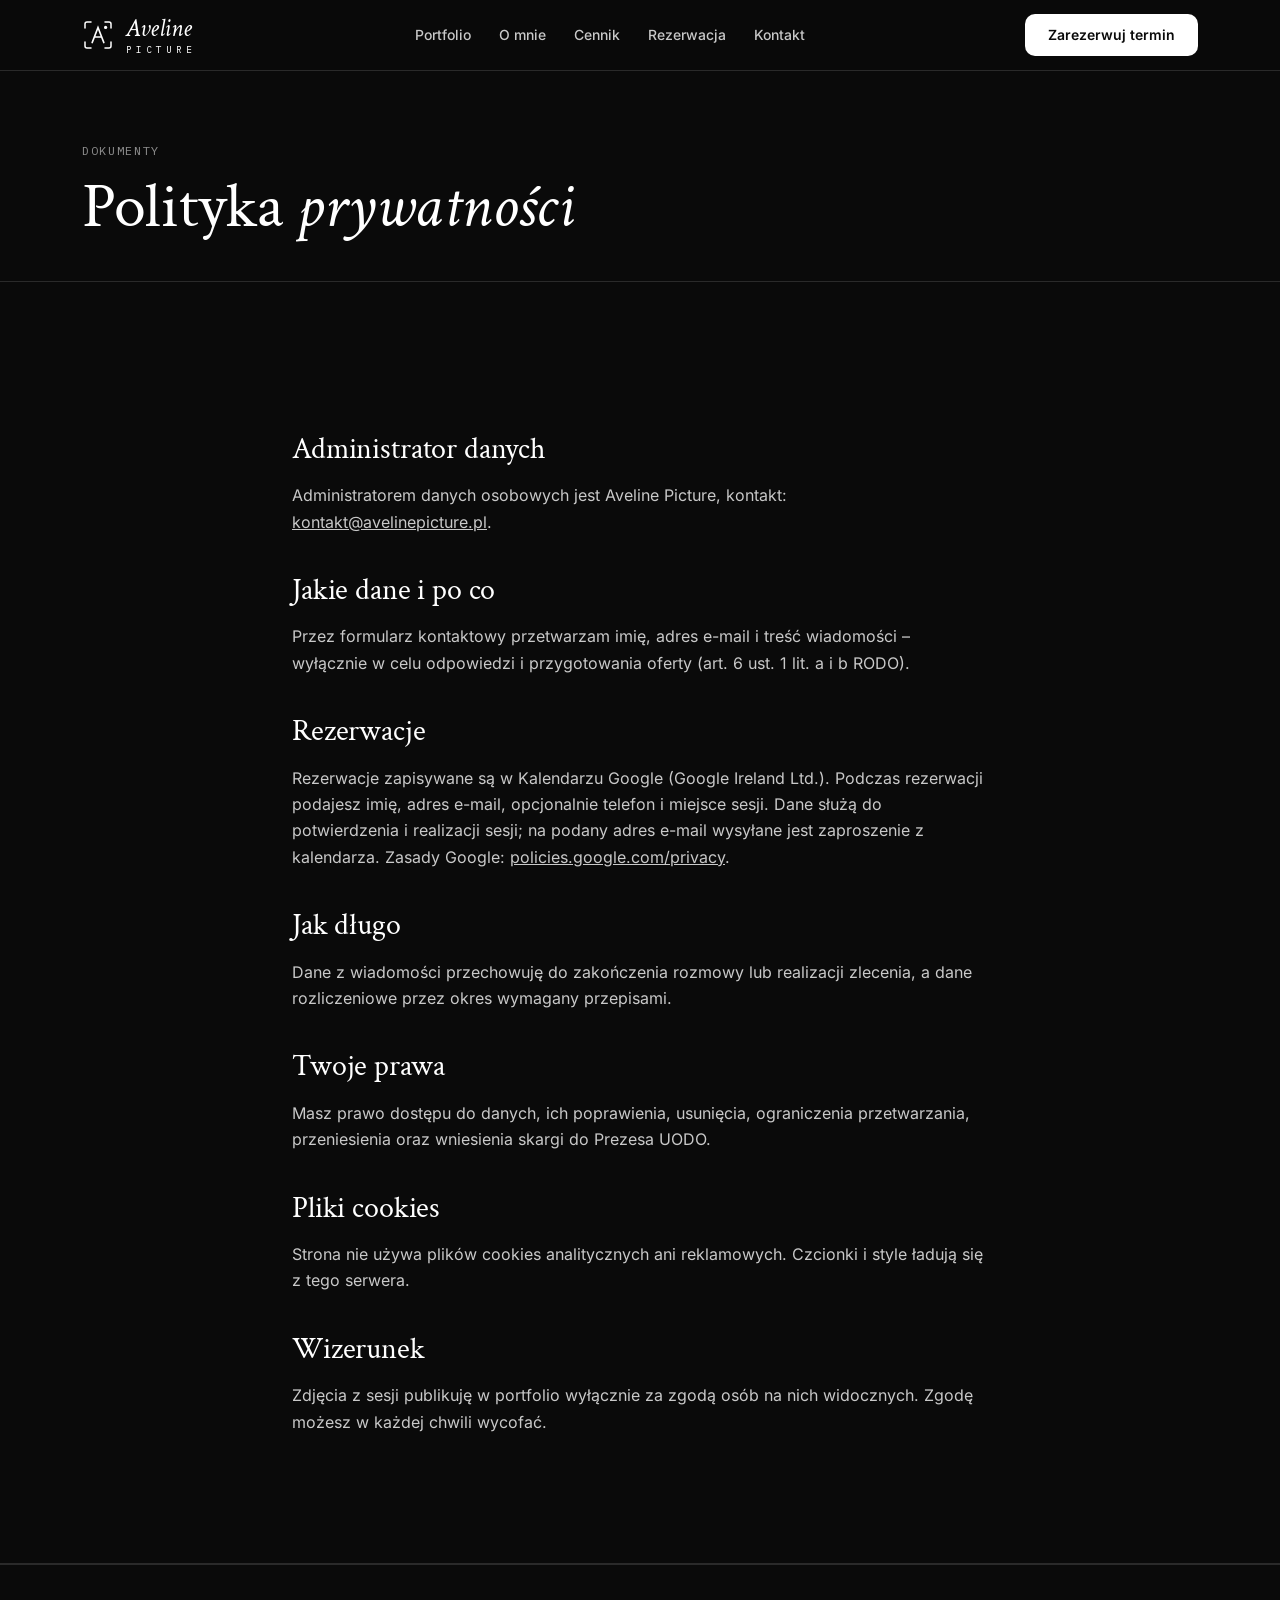
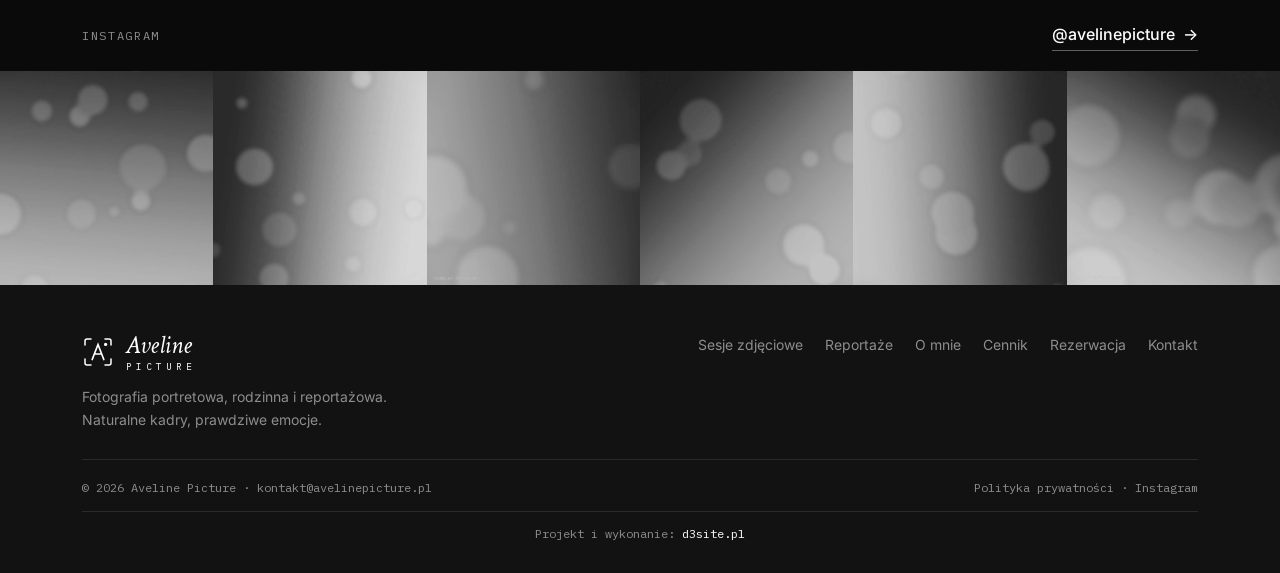
<file: polityka-prywatnosci.html>
<!DOCTYPE html>
<html lang="pl">
<head>
    <meta charset="UTF-8">
    <meta name="viewport" content="width=device-width, initial-scale=1.0">
    <title>Polityka prywatności | Aveline Picture</title>
    <meta name="description" content="Polityka prywatności strony Aveline Picture.">
    <link rel="canonical" href="https://avelinepicture.pl/polityka-prywatnosci.html">
    <meta name="robots" content="index, follow">
    <meta name="theme-color" content="#0A0A0A">
    <link rel="icon" type="image/svg+xml" href="favicon.svg">

    <!-- Podgląd linku (Facebook, Instagram, Messenger, WhatsApp) -->
    <meta property="og:type" content="website">
    <meta property="og:locale" content="pl_PL">
    <meta property="og:site_name" content="Aveline Picture">
    <meta property="og:url" content="https://avelinepicture.pl/polityka-prywatnosci.html">
    <meta property="og:title" content="Polityka prywatności | Aveline Picture">
    <meta property="og:description" content="Polityka prywatności strony Aveline Picture.">
    <meta property="og:image" content="https://avelinepicture.pl/img/og-image.jpg">
    <meta property="og:image:width" content="1200">
    <meta property="og:image:height" content="630">
    <meta name="twitter:card" content="summary_large_image">

    <!-- Czcionki i style z własnego serwera (bez Google Fonts i CDN – szybciej i zgodnie z RODO) -->
    <link rel="preload" href="fonts/inter-400.woff2" as="font" type="font/woff2" crossorigin>
    <link rel="preload" href="fonts/crimson-400.woff" as="font" type="font/woff" crossorigin>
    <link rel="stylesheet" href="css/site.css?v=20261124">
</head>
<body class="bw-photos">

    <!-- ===== NAGŁÓWEK ===== -->
    <header class="header">
        <div class="wrap">
            <a href="index.html" class="logo" aria-label="Aveline Picture – strona główna">
                <span class="logo-mark"><svg width="32" height="32" viewBox="0 0 32 32" fill="none" stroke="currentColor" stroke-linecap="round" aria-hidden="true"><path stroke-width="1.5" d="M3 9V5a2 2 0 0 1 2-2h4M23 3h4a2 2 0 0 1 2 2v4M29 23v4a2 2 0 0 1-2 2h-4M9 29H5a2 2 0 0 1-2-2v-4"/><path stroke-width="1.7" d="M10.2 23.5 16 8.5l5.8 15M12.4 18h7.2"/><circle cx="23.6" cy="8.4" r="1.6" fill="currentColor" stroke="none"/></svg></span>
                <span class="logo-text"><strong>Aveline</strong><span>PICTURE</span></span>
            </a>
            <nav class="nav" aria-label="Nawigacja główna"><a href="index.html#portfolio">Portfolio</a><a href="index.html#o-mnie">O mnie</a><a href="cennik.html">Cennik</a><a href="index.html#rezerwacja">Rezerwacja</a><a href="index.html#kontakt">Kontakt</a></nav>
            <a href="index.html#rezerwacja" class="btn btn-primary header-cta">Zarezerwuj termin</a>
            <button id="menu-btn" class="menu-btn" type="button" aria-label="Otwórz menu" aria-expanded="false" aria-controls="mobile-menu">
                <svg width="22" height="22" viewBox="0 0 24 24" fill="none" stroke="currentColor" stroke-width="1.6" aria-hidden="true"><path d="M4 7h16M4 12h16M4 17h16"/></svg>
            </button>
        </div>
        <div id="mobile-menu" class="mobile-menu"><a href="index.html#portfolio">Portfolio</a><a href="index.html#o-mnie">O mnie</a><a href="cennik.html">Cennik</a><a href="index.html#rezerwacja">Rezerwacja</a><a href="index.html#kontakt">Kontakt</a><a href="index.html#rezerwacja" class="btn btn-primary btn-block">Zarezerwuj termin</a></div>
    </header>

    <main>
    <section class="page-hero"><div class="wrap"><p class="eyebrow">Dokumenty</p><h1 style="font-size:clamp(40px,5vw,64px)">Polityka <em>prywatności</em></h1></div></section>
    <section class="section"><div class="wrap prose" data-edit="polityka.tresc">
        <h2>Administrator danych</h2>
        <p>Administratorem danych osobowych jest Aveline Picture, kontakt: <a href="mailto:kontakt@avelinepicture.pl">kontakt@avelinepicture.pl</a>.</p>
        <h2>Jakie dane i po co</h2>
        <p>Przez formularz kontaktowy przetwarzam imię, adres e-mail i treść wiadomości – wyłącznie w celu odpowiedzi i przygotowania oferty (art. 6 ust. 1 lit. a i b RODO).</p>
        <h2>Rezerwacje</h2>
        <p>Rezerwacje zapisywane są w Kalendarzu Google (Google Ireland Ltd.). Podczas rezerwacji podajesz imię, adres e-mail, opcjonalnie telefon i miejsce sesji. Dane służą do potwierdzenia i realizacji sesji; na podany adres e-mail wysyłane jest zaproszenie z kalendarza. Zasady Google: <a href="https://policies.google.com/privacy" rel="noopener" target="_blank">policies.google.com/privacy</a>.</p>
        <h2>Jak długo</h2>
        <p>Dane z wiadomości przechowuję do zakończenia rozmowy lub realizacji zlecenia, a dane rozliczeniowe przez okres wymagany przepisami.</p>
        <h2>Twoje prawa</h2>
        <p>Masz prawo dostępu do danych, ich poprawienia, usunięcia, ograniczenia przetwarzania, przeniesienia oraz wniesienia skargi do Prezesa UODO.</p>
        <h2>Pliki cookies</h2>
        <p>Strona nie używa plików cookies analitycznych ani reklamowych. Czcionki i style ładują się z tego serwera.</p>
        <h2>Wizerunek</h2>
        <p>Zdjęcia z sesji publikuję w portfolio wyłącznie za zgodą osób na nich widocznych. Zgodę możesz w każdej chwili wycofać.</p>
    </div></section>
    </main>

    <!-- ===== INSTAGRAM ===== -->
    <section class="insta">
        <div class="wrap insta-head">
            <p class="eyebrow">Instagram</p>
            <a href="https://instagram.com/avelinepicture" target="_blank" rel="noopener" class="link-arrow">@avelinepicture <span aria-hidden="true">→</span></a>
        </div>
        <div class="insta-grid"><a href="https://instagram.com/avelinepicture" target="_blank" rel="noopener" aria-label="Zobacz na Instagramie"><img src="img/sesje-03.jpg" alt="" width="1067" height="1600" loading="lazy"></a><a href="https://instagram.com/avelinepicture" target="_blank" rel="noopener" aria-label="Zobacz na Instagramie"><img src="img/reportaze-02.jpg" alt="" width="1067" height="1600" loading="lazy"></a><a href="https://instagram.com/avelinepicture" target="_blank" rel="noopener" aria-label="Zobacz na Instagramie"><img src="img/sesje-06.jpg" alt="" width="1600" height="1067" loading="lazy"></a><a href="https://instagram.com/avelinepicture" target="_blank" rel="noopener" aria-label="Zobacz na Instagramie"><img src="img/reportaze-07.jpg" alt="" width="1067" height="1600" loading="lazy"></a><a href="https://instagram.com/avelinepicture" target="_blank" rel="noopener" aria-label="Zobacz na Instagramie"><img src="img/sesje-09.jpg" alt="" width="1067" height="1600" loading="lazy"></a><a href="https://instagram.com/avelinepicture" target="_blank" rel="noopener" aria-label="Zobacz na Instagramie"><img src="img/reportaze-05.jpg" alt="" width="1600" height="1067" loading="lazy"></a></div>
    </section>

    <!-- ===== STOPKA ===== -->
    <footer class="footer">
        <div class="wrap">
            <div class="footer-top">
                <div>
                    <a href="index.html" class="logo"><span class="logo-mark"><svg width="32" height="32" viewBox="0 0 32 32" fill="none" stroke="currentColor" stroke-linecap="round" aria-hidden="true"><path stroke-width="1.5" d="M3 9V5a2 2 0 0 1 2-2h4M23 3h4a2 2 0 0 1 2 2v4M29 23v4a2 2 0 0 1-2 2h-4M9 29H5a2 2 0 0 1-2-2v-4"/><path stroke-width="1.7" d="M10.2 23.5 16 8.5l5.8 15M12.4 18h7.2"/><circle cx="23.6" cy="8.4" r="1.6" fill="currentColor" stroke="none"/></svg></span><span class="logo-text"><strong>Aveline</strong><span>PICTURE</span></span></a>
                    <p style="max-width:360px;margin:14px 0 0" data-edit="stopka.opis">Fotografia portretowa, rodzinna i reportażowa. Naturalne kadry, prawdziwe emocje.</p>
                </div>
                <nav aria-label="Linki w stopce">
                    <a href="portfolio.html#sesje">Sesje zdjęciowe</a>
                    <a href="portfolio.html#reportaze">Reportaże</a>
                    <a href="index.html#o-mnie">O mnie</a>
                    <a href="cennik.html">Cennik</a>
                    <a href="index.html#rezerwacja">Rezerwacja</a>
                    <a href="index.html#kontakt">Kontakt</a>
                </nav>
            </div>
            <div class="footer-bottom">
                <span>© <span data-year>2026</span> Aveline Picture · <a href="mailto:kontakt@avelinepicture.pl">kontakt@avelinepicture.pl</a></span>
                <span><a href="polityka-prywatnosci.html">Polityka prywatności</a> · <a href="https://instagram.com/avelinepicture" rel="noopener" target="_blank">Instagram</a></span>
                <span class="credit">Projekt i wykonanie: <a href="https://d3site.pl/" target="_blank" rel="noopener">d3site.pl</a></span>
            </div>
        </div>
    </footer>

    <script src="js/site.js?v=20261124" defer></script>
</body>
</html>
</file>
<file: css/site.css>
/* Aveline Picture – style strony (bez zewnętrznych CDN, czcionki z własnego serwera) */
@font-face{font-family:'Inter';font-weight:400;font-display:swap;src:url('../fonts/inter-400.woff2') format('woff2')}
@font-face{font-family:'Inter';font-weight:500;font-display:swap;src:url('../fonts/inter-500.woff2') format('woff2')}
@font-face{font-family:'Inter';font-weight:600;font-display:swap;src:url('../fonts/inter-600.woff2') format('woff2')}
@font-face{font-family:'Crimson';font-weight:400;font-display:swap;src:url('../fonts/crimson-400.woff') format('woff')}
@font-face{font-family:'Crimson';font-weight:400;font-style:italic;font-display:swap;src:url('../fonts/crimson-400i.woff') format('woff')}
@font-face{font-family:'Crimson';font-weight:600;font-display:swap;src:url('../fonts/crimson-600.woff') format('woff')}
@font-face{font-family:'IBM Plex Mono';font-weight:400;font-display:swap;src:url('../fonts/plex-mono-400.woff2') format('woff2')}

:root{
  /* Kolory marki – zmień tutaj, a zmieni się cała strona */
  --brand:#FFFFFF; --brand-hover:#D9D9D9; --brand-light:#FFFFFF; --brand-tint:rgba(255,255,255,.08);
  --bg:#0A0A0A; --s900:#121212; --s850:#181818; --s800:#222222;
  --line:#2A2A2A; --line2:#3A3A3A;
  --ink:#FFFFFF; --ink3:#C9C9C9; --ink4:#8E8E8E;
  --serif:'Crimson',Georgia,'Times New Roman',serif;
  --sans:'Inter',system-ui,-apple-system,'Segoe UI',sans-serif;
  --mono:'IBM Plex Mono',ui-monospace,Consolas,monospace;
  --r:14px; --max:1180px;
}
*,*::before,*::after{box-sizing:border-box}
html{scroll-behavior:smooth;-webkit-text-size-adjust:100%}
body{margin:0;background:var(--bg);color:var(--ink);font:400 16px/1.65 var(--sans);-webkit-font-smoothing:antialiased;overflow-x:hidden}
::selection{background:rgba(255,255,255,0.24);color:#fff}
img{max-width:100%;height:auto;display:block}
a{color:inherit}
:focus-visible{outline:2px solid var(--brand-light);outline-offset:3px;border-radius:4px}
.wrap{max-width:var(--max);margin:0 auto;padding:0 20px}
@media(min-width:768px){.wrap{padding:0 32px}}
.sr-only{position:absolute;width:1px;height:1px;overflow:hidden;clip:rect(0 0 0 0);white-space:nowrap}

/* Typografia */
.eyebrow{font:400 12px/1.4 var(--mono);text-transform:uppercase;letter-spacing:.14em;color:var(--ink4);margin:0 0 12px}
.eyebrow b{color:var(--brand);font-weight:400}
h1,h2,h3{font-family:var(--serif);font-weight:400;letter-spacing:-.005em;margin:0;line-height:1.08}
h1{font-size:clamp(44px,7.2vw,92px)}
h2{font-size:clamp(34px,4.6vw,56px)}
h3{font-size:28px}
h1 em,h2 em{font-style:italic;color:#fff}
.lead{color:var(--ink3);font-size:17px;max-width:620px;margin:18px 0 0}
.muted{color:var(--ink4)}
.small{font-size:13px}

/* Przyciski */
.btn{display:inline-flex;align-items:center;justify-content:center;gap:8px;padding:13px 22px;border-radius:10px;font:600 14px/1 var(--sans);text-decoration:none;border:1px solid transparent;cursor:pointer;transition:background .2s,border-color .2s,color .2s}
.btn-primary{background:var(--brand);color:#0A0A0A}
.btn-primary:hover{background:#D9D9D9}
.btn-ghost{background:rgba(255,255,255,.04);color:var(--ink);border-color:var(--line2)}
.btn-ghost:hover{border-color:var(--brand);color:#fff}
.btn-block{width:100%}
.link-arrow{display:inline-flex;align-items:center;gap:8px;color:var(--brand-light);font-weight:500;text-decoration:none;border-bottom:1px solid rgba(255,255,255,.35);padding-bottom:3px;transition:gap .2s,border-color .2s}
.link-arrow:hover{gap:12px;border-color:var(--brand-light)}

/* Nagłówek */
.header{position:sticky;top:0;z-index:50;background:rgba(10,10,10,.82);backdrop-filter:blur(14px);-webkit-backdrop-filter:blur(14px);border-bottom:1px solid var(--line)}
.header .wrap{display:flex;align-items:center;justify-content:space-between;height:70px;gap:16px}
.logo{display:flex;align-items:center;gap:12px;text-decoration:none}
.logo-mark{width:38px;height:38px;border-radius:50%;border:1px solid rgba(255,255,255,0.39);display:grid;place-items:center;color:var(--brand)}
.logo-text{display:flex;flex-direction:column;line-height:1}
.logo-text strong{font:italic 400 25px/1 var(--serif);color:var(--ink)}
.logo-text span{font:400 9.5px/1 var(--mono);letter-spacing:.42em;color:var(--brand);margin-top:4px}
.nav{display:none;gap:28px}
.nav a{font-size:14px;font-weight:500;color:var(--ink3);text-decoration:none;transition:color .2s}
.nav a:hover,.nav a[aria-current="page"]{color:#fff}
.header-cta{display:none}
.menu-btn{background:none;border:1px solid var(--line2);color:var(--ink);border-radius:10px;padding:8px;cursor:pointer;display:grid;place-items:center}
.mobile-menu{display:none;border-top:1px solid var(--line);background:var(--s900);padding:10px 20px 18px}
.mobile-menu.open{display:block}
.mobile-menu a{display:block;padding:12px 4px;border-bottom:1px solid var(--line);text-decoration:none;color:var(--ink3);font-weight:500}
.mobile-menu a:last-child{border:0;margin-top:12px}
@media(min-width:1000px){.nav{display:flex}.header-cta{display:inline-flex}.menu-btn{display:none}.mobile-menu{display:none!important}}

/* Hero */
.hero{position:relative;min-height:min(88vh,820px);display:flex;align-items:flex-end;border-bottom:1px solid var(--line);overflow:hidden}
.hero-img{position:absolute;inset:0}
.hero-img img{width:100%;height:100%;object-fit:cover}
.hero::after{content:"";position:absolute;inset:0;background:linear-gradient(180deg,rgba(10,10,10,.25) 0%,rgba(10,10,10,.35) 45%,rgba(10,10,10,.94) 100%)}
.hero .wrap{position:relative;z-index:2;padding-top:120px;padding-bottom:72px;width:100%}
.hero .lead{color:#E6E6E6}
.hero-actions{display:flex;flex-wrap:wrap;gap:12px;margin-top:32px}
.hero-meta{display:flex;flex-wrap:wrap;gap:10px 26px;margin-top:44px;font:400 12px/1.4 var(--mono);color:var(--ink3);letter-spacing:.06em;text-transform:uppercase}
.hero-meta span::before{content:"+ ";color:var(--brand)}

/* Sekcje */
.section{padding:84px 0;border-bottom:1px solid var(--line)}
@media(min-width:768px){.section{padding:112px 0}}
.section.alt{background:var(--s900)}
.section-head{max-width:720px;margin-bottom:48px}
.section-head.center{margin-left:auto;margin-right:auto;text-align:center}
.section-head.center .lead{margin-left:auto;margin-right:auto}

/* Kafle portfolio */
.cat-grid{display:grid;gap:20px}
@media(min-width:768px){.cat-grid{grid-template-columns:1fr 1fr}}
.cat-card{position:relative;display:block;border-radius:var(--r);overflow:hidden;aspect-ratio:4/5;text-decoration:none;border:1px solid var(--line)}
.cat-card img{width:100%;height:100%;object-fit:cover;transition:transform .8s cubic-bezier(.2,.7,.2,1)}
.cat-card:hover img{transform:scale(1.04)}
.cat-card::after{content:"";position:absolute;inset:0;background:linear-gradient(180deg,transparent 40%,rgba(0,0,0,.9))}
.cat-card .cat-body{position:absolute;left:0;right:0;bottom:0;z-index:2;padding:28px}
.cat-card h3{font-size:40px}
.cat-card p{color:var(--ink3);margin:8px 0 16px;max-width:420px}
.cat-card .link-arrow{pointer-events:none}
.strip{display:grid;grid-template-columns:repeat(2,1fr);gap:10px;margin-top:20px}
@media(min-width:768px){.strip{grid-template-columns:repeat(6,1fr)}}
.strip a{aspect-ratio:1;border-radius:10px;overflow:hidden;border:1px solid var(--line)}
.strip img{width:100%;height:100%;object-fit:cover;transition:opacity .3s,transform .6s}
.strip a:hover img{transform:scale(1.05)}

/* O mnie */
.about{display:grid;gap:48px;align-items:center}
@media(min-width:900px){.about{grid-template-columns:5fr 6fr;gap:72px}}
.about-photo{position:relative}
.about-photo img{border-radius:var(--r);border:1px solid var(--line);aspect-ratio:4/5;object-fit:cover;width:100%}
.about-photo .tag{position:absolute;left:18px;bottom:18px;background:rgba(10,10,10,.85);backdrop-filter:blur(8px);border:1px solid var(--line2);border-radius:10px;padding:10px 14px;font:400 12px/1.4 var(--mono);color:var(--ink3)}
.about p{color:var(--ink3)}
.about .signature{font:italic 400 34px/1 var(--serif);color:var(--brand-light);margin-top:26px}
.values{display:grid;gap:14px;margin-top:32px}
@media(min-width:600px){.values{grid-template-columns:repeat(3,1fr)}}
.value{padding:18px;border:1px solid var(--line);border-radius:12px;background:var(--s850)}
.value strong{display:block;font:400 20px/1.2 var(--serif);color:var(--ink);margin-bottom:6px}
.value span{font-size:13.5px;color:var(--ink4);line-height:1.5}

/* Kroki */
.steps{display:grid;gap:16px;counter-reset:step}
@media(min-width:700px){.steps{grid-template-columns:repeat(2,1fr)}}
@media(min-width:1000px){.steps{grid-template-columns:repeat(4,1fr)}}
.step{padding:24px;border:1px solid var(--line);border-radius:var(--r);background:var(--s850)}
.step::before{counter-increment:step;content:"0" counter(step);display:block;font:400 12px var(--mono);color:var(--brand);letter-spacing:.1em;margin-bottom:18px}
.step h3{font-size:24px;margin-bottom:8px}
.step p{margin:0;color:var(--ink4);font-size:14.5px}

/* Cennik */
.price-grid{display:grid;gap:20px;align-items:stretch}
@media(min-width:900px){.price-grid{grid-template-columns:repeat(3,1fr)}}
.price-card{display:flex;flex-direction:column;padding:30px 26px;border-radius:var(--r);background:var(--s850);border:1px solid var(--line)}
.price-card.featured{border:1px solid var(--brand);box-shadow:0 0 0 1px var(--brand) inset}
.price-top{display:flex;justify-content:space-between;align-items:center;gap:10px}
.badge{white-space:nowrap;font:400 11px/1 var(--mono);color:var(--brand-light);border:1px solid rgba(255,255,255,0.32);border-radius:99px;padding:6px 10px;letter-spacing:.06em}
.price-card .desc{color:var(--ink4);font-size:14px;margin:8px 0 22px}
.price{padding-bottom:22px;margin-bottom:22px;border-bottom:1px solid var(--line)}
.price .from{font:400 12px var(--mono);color:var(--ink4);text-transform:uppercase;letter-spacing:.12em;display:block;margin-bottom:4px}
.price .amount{font:400 46px/1 var(--serif);color:var(--ink)}
.price .unit{font-size:13px;color:var(--ink4);margin-left:4px}
.list{list-style:none;margin:0 0 28px;padding:0;display:grid;gap:10px;font-size:14.5px;color:var(--ink3)}
.list li{display:flex;gap:10px}
.list li::before{content:"+";font-family:var(--mono);color:var(--brand);font-weight:600}
.price-card .btn{margin-top:auto}
.price-more{text-align:center;margin-top:40px}
.price-note{text-align:center;font:400 12px var(--mono);color:var(--ink4);margin-top:16px}

/* Pełny cennik */
.tabs{display:inline-flex;gap:6px;padding:6px;border:1px solid var(--line);border-radius:12px;background:var(--s900);flex-wrap:wrap}
.tab{background:none;border:0;color:var(--ink3);font:500 14px var(--sans);padding:10px 18px;border-radius:8px;cursor:pointer;text-decoration:none}
.tab:hover{color:#fff}
.tab.active,.tab[aria-selected="true"]{background:var(--brand);color:#0A0A0A}
.price-table{width:100%;border-collapse:collapse;margin-top:8px}
.price-table th,.price-table td{text-align:left;padding:20px 0;border-bottom:1px solid var(--line);vertical-align:top}
.price-table th{font:400 24px/1.2 var(--serif);color:var(--ink);padding-right:24px;width:38%}
.price-table td{color:var(--ink3);font-size:14.5px}
.price-table td.p{text-align:right;white-space:nowrap;font:400 26px/1.1 var(--serif);color:var(--ink);padding-left:20px}
.price-table td.p small{display:block;font:400 11px var(--mono);color:var(--ink4);text-transform:uppercase;letter-spacing:.1em}
@media(max-width:700px){.price-table th{display:block;width:auto;padding-bottom:4px;border:0}.price-table tr{display:block;border-bottom:1px solid var(--line);padding:10px 0}.price-table td{display:block;border:0;padding:4px 0}.price-table td.p{text-align:left;padding-left:0}}
.price-block{margin-top:56px}
.price-block h2{font-size:clamp(30px,3.6vw,42px);margin-bottom:6px}

/* Rezerwacja */
.booking{display:grid;gap:28px}
@media(min-width:1000px){.booking{grid-template-columns:4fr 7fr;gap:48px}}
.booking-info .list{margin-top:24px}
.calendar-box{border:1px solid var(--line);border-radius:var(--r);background:#fff;overflow:hidden;min-height:640px}
.calendar-box iframe{display:block;width:100%;height:700px;border:0}
.calendar-placeholder{display:none;background:var(--s850);height:100%;min-height:640px;padding:36px;flex-direction:column;justify-content:center;align-items:flex-start}
.calendar-box.empty{background:var(--s850)}
.calendar-box.empty .calendar-placeholder{display:flex}
.cal-mock{display:grid;grid-template-columns:repeat(7,1fr);gap:6px;width:100%;max-width:440px;margin:24px 0}
.cal-mock span{aspect-ratio:1;border-radius:8px;border:1px solid var(--line);display:grid;place-items:center;font:400 12px var(--mono);color:var(--ink4)}
.cal-mock span.free{border-color:rgba(255,255,255,0.35);color:var(--brand-light)}
.cal-mock span.busy{background:var(--s800);text-decoration:line-through;opacity:.55}
.alert{border:1px solid rgba(255,255,255,0.28);background:var(--brand-tint);border-radius:12px;padding:16px 18px;font-size:14px;color:var(--ink3)}
.alert strong{color:var(--ink)}

/* Kontakt */
.contact{display:grid;gap:40px}
@media(min-width:900px){.contact{grid-template-columns:5fr 7fr;gap:64px}}
.contact-items{display:grid;gap:14px;margin-top:28px}
.contact-item{display:flex;gap:14px;align-items:center;padding:16px;border:1px solid var(--line);border-radius:12px;background:var(--s850);text-decoration:none;transition:border-color .2s}
a.contact-item:hover{border-color:var(--brand)}
.contact-item .ic{width:40px;height:40px;border-radius:10px;background:var(--brand-tint);display:grid;place-items:center;color:var(--brand);flex:none}
.contact-item small{display:block;font:400 11px var(--mono);color:var(--ink4);text-transform:uppercase;letter-spacing:.1em}
.contact-item span{font-weight:500}
form.card{padding:28px;border:1px solid var(--line);border-radius:var(--r);background:var(--s850)}
.row{display:grid;gap:16px}
@media(min-width:600px){.row.two{grid-template-columns:1fr 1fr}}
.field{display:flex;flex-direction:column;gap:7px;margin-bottom:16px}
.field label{font-size:13px;font-weight:500;color:var(--ink3)}
.field input,.field select,.field textarea{background:var(--bg);border:1px solid var(--line2);border-radius:10px;color:var(--ink);font:400 15px var(--sans);padding:12px 14px;width:100%;transition:border-color .2s}
.field textarea{min-height:130px;resize:vertical}
.field input:focus,.field select:focus,.field textarea:focus{outline:0;border-color:var(--brand)}
.check{display:flex;gap:10px;align-items:flex-start;font-size:13px;color:var(--ink4);margin:4px 0 20px}
.check input{margin-top:3px;accent-color:var(--brand)}
.check a{color:var(--ink3)}
.hp{position:absolute;left:-5000px}
.form-msg{margin-top:14px;font-size:14px;display:none}
.form-msg.ok{display:block;color:#fff}.form-msg.err{display:block;color:#fff;text-decoration:underline;text-underline-offset:3px}

/* Portfolio – galeria */
.page-hero{padding:72px 0 40px;border-bottom:1px solid var(--line)}
.filters{display:flex;flex-wrap:wrap;gap:8px;margin:28px 0 0}
.chip{text-decoration:none;background:transparent;border:1px solid var(--line2);color:var(--ink3);border-radius:99px;padding:8px 16px;font:500 13px var(--sans);cursor:pointer;transition:all .2s}
.chip:hover{color:#fff;border-color:var(--ink4)}
.chip.active{background:#fff;color:#0A0A0A;border-color:#fff}
.gallery{columns:1;column-gap:14px}
@media(min-width:600px){.gallery{columns:2}}
@media(min-width:1000px){.gallery{columns:3}}
.gallery figure{margin:0 0 14px;break-inside:avoid;border-radius:10px;overflow:hidden;position:relative;cursor:zoom-in;border:1px solid var(--line)}
.gallery figure img{width:100%;transition:transform .7s cubic-bezier(.2,.7,.2,1)}
.gallery figure:hover img{transform:scale(1.03)}
.gallery figcaption{position:absolute;left:0;right:0;bottom:0;padding:30px 14px 12px;background:linear-gradient(transparent,rgba(0,0,0,.85));font:400 12px var(--mono);color:var(--ink3);opacity:0;transition:opacity .3s}
.gallery figure:hover figcaption{opacity:1}
.gallery figure.hide{display:none}
.gal-section{padding:64px 0;border-bottom:1px solid var(--line)}
.gal-section:nth-of-type(even){background:var(--s900)}
.gal-head{display:flex;flex-wrap:wrap;justify-content:space-between;align-items:flex-end;gap:20px;margin-bottom:28px}

/* Lightbox */
.lightbox{position:fixed;inset:0;z-index:100;background:rgba(0,0,0,.96);display:none;align-items:center;justify-content:center;padding:60px 70px}
.lightbox.open{display:flex}
.lightbox img{max-height:84vh;max-width:100%;width:auto;border-radius:6px}
.lightbox .cap{position:absolute;bottom:20px;left:0;right:0;text-align:center;font:400 12px var(--mono);color:var(--ink4)}
.lb-btn{position:absolute;background:rgba(255,255,255,.06);border:1px solid var(--line2);color:#fff;width:46px;height:46px;border-radius:50%;cursor:pointer;display:grid;place-items:center;font-size:20px}
.lb-btn:hover{border-color:var(--brand)}
.lb-close{top:18px;right:18px}.lb-prev{left:14px;top:50%;transform:translateY(-50%)}.lb-next{right:14px;top:50%;transform:translateY(-50%)}
@media(max-width:600px){.lightbox{padding:60px 10px}.lb-prev,.lb-next{top:auto;bottom:14px;transform:none}}

/* FAQ */
.faq{max-width:820px}
.faq details{border-bottom:1px solid var(--line);padding:20px 0}
.faq summary{cursor:pointer;list-style:none;display:flex;justify-content:space-between;gap:20px;font:400 22px/1.3 var(--serif)}
.faq summary::-webkit-details-marker{display:none}
.faq summary::after{content:"+";font-family:var(--mono);color:var(--brand);transition:transform .2s}
.faq details[open] summary::after{transform:rotate(45deg)}
.faq details p{color:var(--ink3);margin:12px 0 0}

/* CTA pas */
.cta-band{text-align:center;padding:96px 0}
.cta-band .hero-actions{justify-content:center}

/* Stopka */
.footer{background:var(--s900);color:var(--ink4);font-size:14px}
.footer .wrap{padding-top:48px;padding-bottom:32px}
.footer-top{display:flex;flex-wrap:wrap;justify-content:space-between;gap:28px;padding-bottom:28px;border-bottom:1px solid var(--line)}
.footer nav{display:flex;flex-wrap:wrap;gap:10px 22px}
.footer nav a{text-decoration:none}.footer nav a:hover{color:var(--ink)}
.footer-bottom{display:flex;flex-wrap:wrap;justify-content:space-between;gap:10px;padding-top:20px;font:400 12px var(--mono)}
.footer-bottom a{text-decoration:none}.footer-bottom a:hover{color:var(--ink)}

/* Tekst prawny */
.prose{max-width:760px}
.prose h2{font-size:30px;margin:40px 0 10px}
.prose p,.prose li{color:var(--ink3)}

/* Animacja wejścia */
.reveal{opacity:0;transform:translateY(14px);transition:opacity .7s ease,transform .7s ease}
.reveal.in{opacity:1;transform:none}
@media(prefers-reduced-motion:reduce){html{scroll-behavior:auto}.reveal{opacity:1;transform:none;transition:none}*{animation:none!important;transition:none!important}}
section[id],[role="tabpanel"]{scroll-margin-top:72px}
.logo-mark{border:0;border-radius:0;width:auto;height:auto}
.footer-bottom .credit{width:100%;text-align:center;padding-top:14px;margin-top:6px;border-top:1px solid var(--line)}
.footer-bottom .credit a{color:var(--brand-light)}
.footer-bottom .credit a:hover{color:#fff}

/* ===== Inspiracje z innych stron fotografów ===== */
/* Zdjęcia czarno-białe, kolor po najechaniu (wyłącz: usuń klasę bw-photos z <body>) */
.bw-photos .hero-img img,.bw-photos .about-photo img,.bw-photos .insta-grid img{filter:grayscale(1)}
.bw-photos .gallery img,.bw-photos .strip img,.bw-photos .cat-card img{filter:grayscale(1);transition:filter .6s ease,transform .7s cubic-bezier(.2,.7,.2,1)}
.bw-photos .gallery figure:hover img,.bw-photos .strip a:hover img,.bw-photos .cat-card:hover img,.bw-photos .insta-grid a:hover img{filter:grayscale(0)}
.bw-photos .insta-grid img{transition:filter .6s ease}

/* Pokaz slajdów w hero */
.hero-img .slide{position:absolute;inset:0;opacity:0;transition:opacity 1.6s ease;transform:scale(1.06)}
.hero-img .slide.active{opacity:1;animation:kenburns 9s ease-out forwards}
@keyframes kenburns{from{transform:scale(1.06)}to{transform:scale(1)}}
.hero-counter{position:absolute;right:32px;bottom:32px;z-index:3;font:400 12px var(--mono);color:var(--ink3);letter-spacing:.12em}
.hero-counter span{color:#fff}
@media(max-width:700px){.hero-counter{display:none}}

/* Manifest */
.manifest{padding:96px 0;border-bottom:1px solid var(--line);text-align:center}
.manifest-text{font:400 clamp(28px,3.6vw,46px)/1.25 var(--serif);max-width:900px;margin:0 auto;color:var(--ink)}
.manifest-text em{font-style:italic}

/* Opinie */
.quotes{display:grid;gap:20px}
@media(min-width:900px){.quotes{grid-template-columns:repeat(3,1fr)}}
.quote{margin:0;padding:30px 28px;border:1px solid var(--line);border-radius:var(--r);background:var(--s850);display:flex;flex-direction:column;justify-content:space-between;gap:24px}
.quote blockquote{margin:0;font:italic 400 21px/1.45 var(--serif);color:var(--ink)}
.quote blockquote::before{content:"“";display:block;font:400 54px/0.6 var(--serif);color:var(--ink4);margin-bottom:14px}
.quote figcaption{display:flex;flex-direction:column;gap:2px;font-size:14px}
.quote figcaption span{font:400 11px var(--mono);color:var(--ink4);text-transform:uppercase;letter-spacing:.1em}

/* Limit terminów ślubnych */
.seats{display:block;margin-top:10px;padding-top:10px;border-top:1px solid var(--line2);font:400 12px/1.5 var(--mono);color:var(--ink3)}
.seats b{color:#fff;font-weight:400;font-size:14px}

/* Pasek Instagrama */
.insta{border-top:1px solid var(--line);padding-top:56px;background:var(--bg)}
.insta-head{display:flex;justify-content:space-between;align-items:center;margin-bottom:20px}
.insta-head .eyebrow{margin:0}
.insta-grid{display:grid;grid-template-columns:repeat(3,1fr)}
@media(min-width:768px){.insta-grid{grid-template-columns:repeat(6,1fr)}}
.insta-grid a{aspect-ratio:1;overflow:hidden;display:block}
.insta-grid img{width:100%;height:100%;object-fit:cover}

/* ===== Własny kalendarz rezerwacji ===== */
.booker{display:grid;gap:0;border:1px solid var(--line);border-radius:var(--r);background:var(--s850);overflow:hidden}
@media(min-width:760px){.booker{grid-template-columns:minmax(0,1.15fr) minmax(0,1fr)}}
.bk-cal{padding:26px}
.bk-side{padding:26px;border-top:1px solid var(--line);display:flex;flex-direction:column}
@media(min-width:760px){.bk-side{border-top:0;border-left:1px solid var(--line)}}
.bk-head{display:flex;align-items:center;justify-content:space-between;margin-bottom:18px}
.bk-head h3{font-size:26px;text-transform:capitalize}
.bk-nav{width:40px;height:40px;border-radius:50%;border:1px solid var(--line2);background:transparent;color:var(--ink);cursor:pointer;font-size:16px}
.bk-nav:hover:not(:disabled){border-color:#fff}
.bk-nav:disabled{opacity:.25;cursor:default}
.bk-week,.bk-grid{display:grid;grid-template-columns:repeat(7,minmax(0,1fr));gap:6px}
.bk-week span{text-align:center;font:400 11px var(--mono);color:var(--ink4);text-transform:uppercase;letter-spacing:.08em;padding-bottom:8px}
.bk-grid{min-height:290px;align-content:start}
.bk-day{aspect-ratio:1;border-radius:10px;display:grid;place-items:center;font:400 14px var(--sans);color:#555;border:1px solid transparent;background:none;padding:0}
.bk-day.free{color:#fff;border-color:var(--line2);cursor:pointer;position:relative;transition:background .15s,border-color .15s}
.bk-day.free::after{content:"";position:absolute;bottom:7px;width:4px;height:4px;border-radius:50%;background:#fff}
.bk-day.free:hover{border-color:#fff}
.bk-day.selected{background:#fff;color:#0A0A0A;border-color:#fff}
.bk-day.selected::after{background:#0A0A0A}
.bk-day.today{text-decoration:underline;text-underline-offset:4px}
.bk-loading{grid-column:1/-1;color:var(--ink4);font-size:14px;margin:40px 0;text-align:center}
.bk-legend{display:flex;gap:18px;margin-top:18px;font-size:12.5px;color:var(--ink4)}
.bk-legend span{display:flex;align-items:center;gap:8px}
.bk-legend i{width:14px;height:14px;border-radius:4px;display:inline-block}
.lg-free{border:1px solid var(--ink3)}.lg-none{background:var(--s800)}
.bk-step h3{font-size:26px;margin:0 0 8px;text-transform:none}
.bk-step h3::first-letter{text-transform:uppercase}
.bk-times{display:grid;grid-template-columns:repeat(2,minmax(0,1fr));gap:10px;margin-top:18px}
.bk-time{padding:14px 10px;border-radius:10px;border:1px solid var(--line2);background:transparent;color:#fff;font:500 15px var(--sans);cursor:pointer;transition:all .15s}
.bk-time:hover{background:#fff;color:#0A0A0A;border-color:#fff}
.bk-time small{display:block;font:400 11px var(--mono);color:var(--ink4);margin-top:3px}
.bk-time:hover small{color:#555}
.bk-chosen{display:flex;justify-content:space-between;align-items:center;gap:10px;padding:12px 14px;border:1px solid var(--line2);border-radius:10px;margin:0 0 18px;font-size:14px}
.bk-chosen span::first-letter{text-transform:uppercase}
.bk-link{background:none;border:0;color:var(--ink3);text-decoration:underline;text-underline-offset:3px;cursor:pointer;font:inherit;font-size:13px}
.bk-link:hover{color:#fff}
.bk-done{text-align:center;margin:auto 0;padding:20px 0}
.bk-check{width:56px;height:56px;border-radius:50%;background:#fff;color:#0A0A0A;display:grid;place-items:center;font-size:26px;margin:0 auto 16px}
.bk-demo{margin:auto 0 0;padding-top:16px;font:400 11.5px/1.5 var(--mono);color:var(--ink4)}
.booker .field{margin-bottom:12px}
</file>
